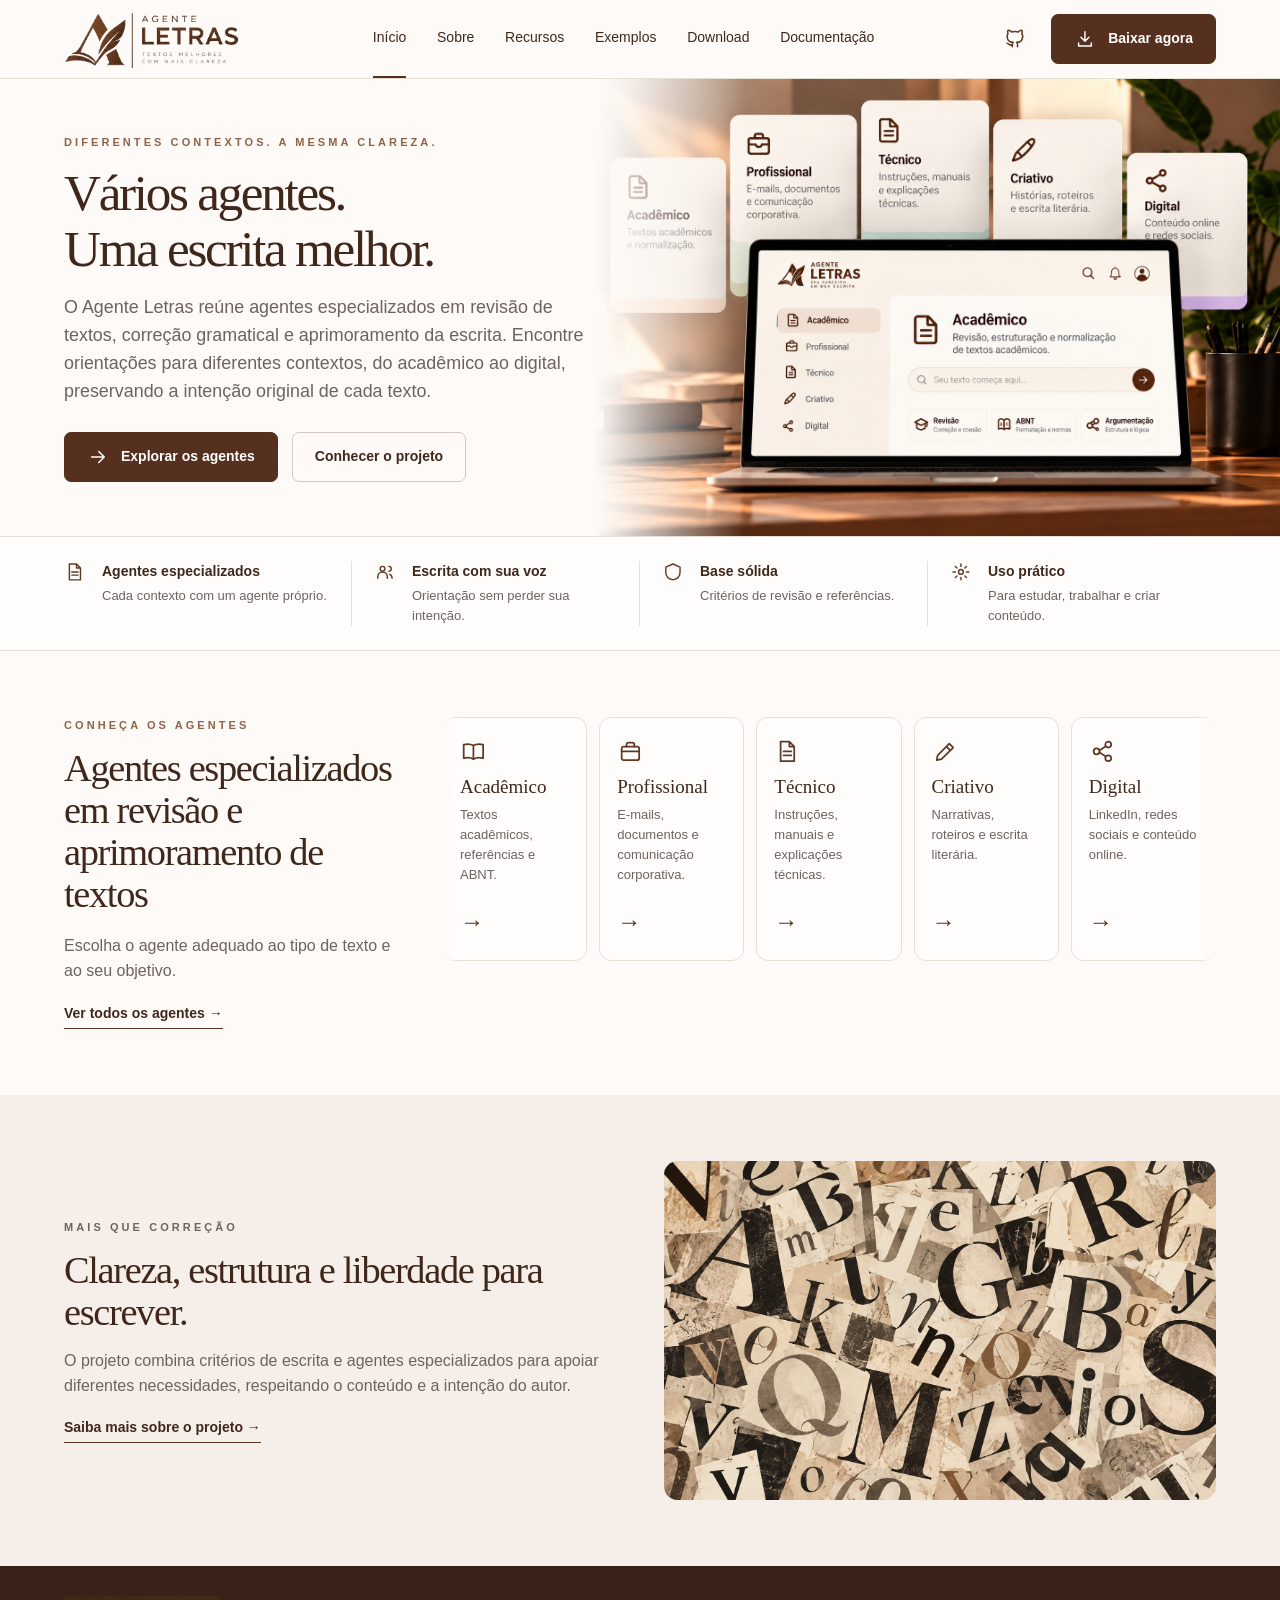
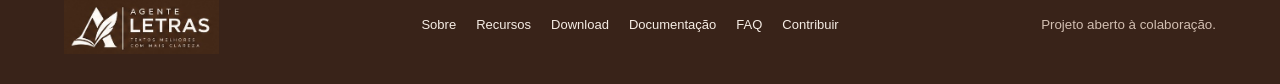
<file: index.html>
<!doctype html>
<html lang="pt-BR">
<head>
  <meta charset="UTF-8">
  <meta name="viewport" content="width=device-width, initial-scale=1">
  <meta http-equiv="refresh" content="0; url=./site/">
  <link rel="canonical" href="https://kevinoliveiraz.github.io/agente-letras/site/">
  <title>Agente Letras | Revisão e aprimoramento de textos</title>
  <script>
    window.location.replace("./site/" + window.location.search + window.location.hash);
  </script>
</head>
<body>
  <p><a href="./site/">Abrir o site do Agente Letras</a></p>
</body>
</html>
</file>
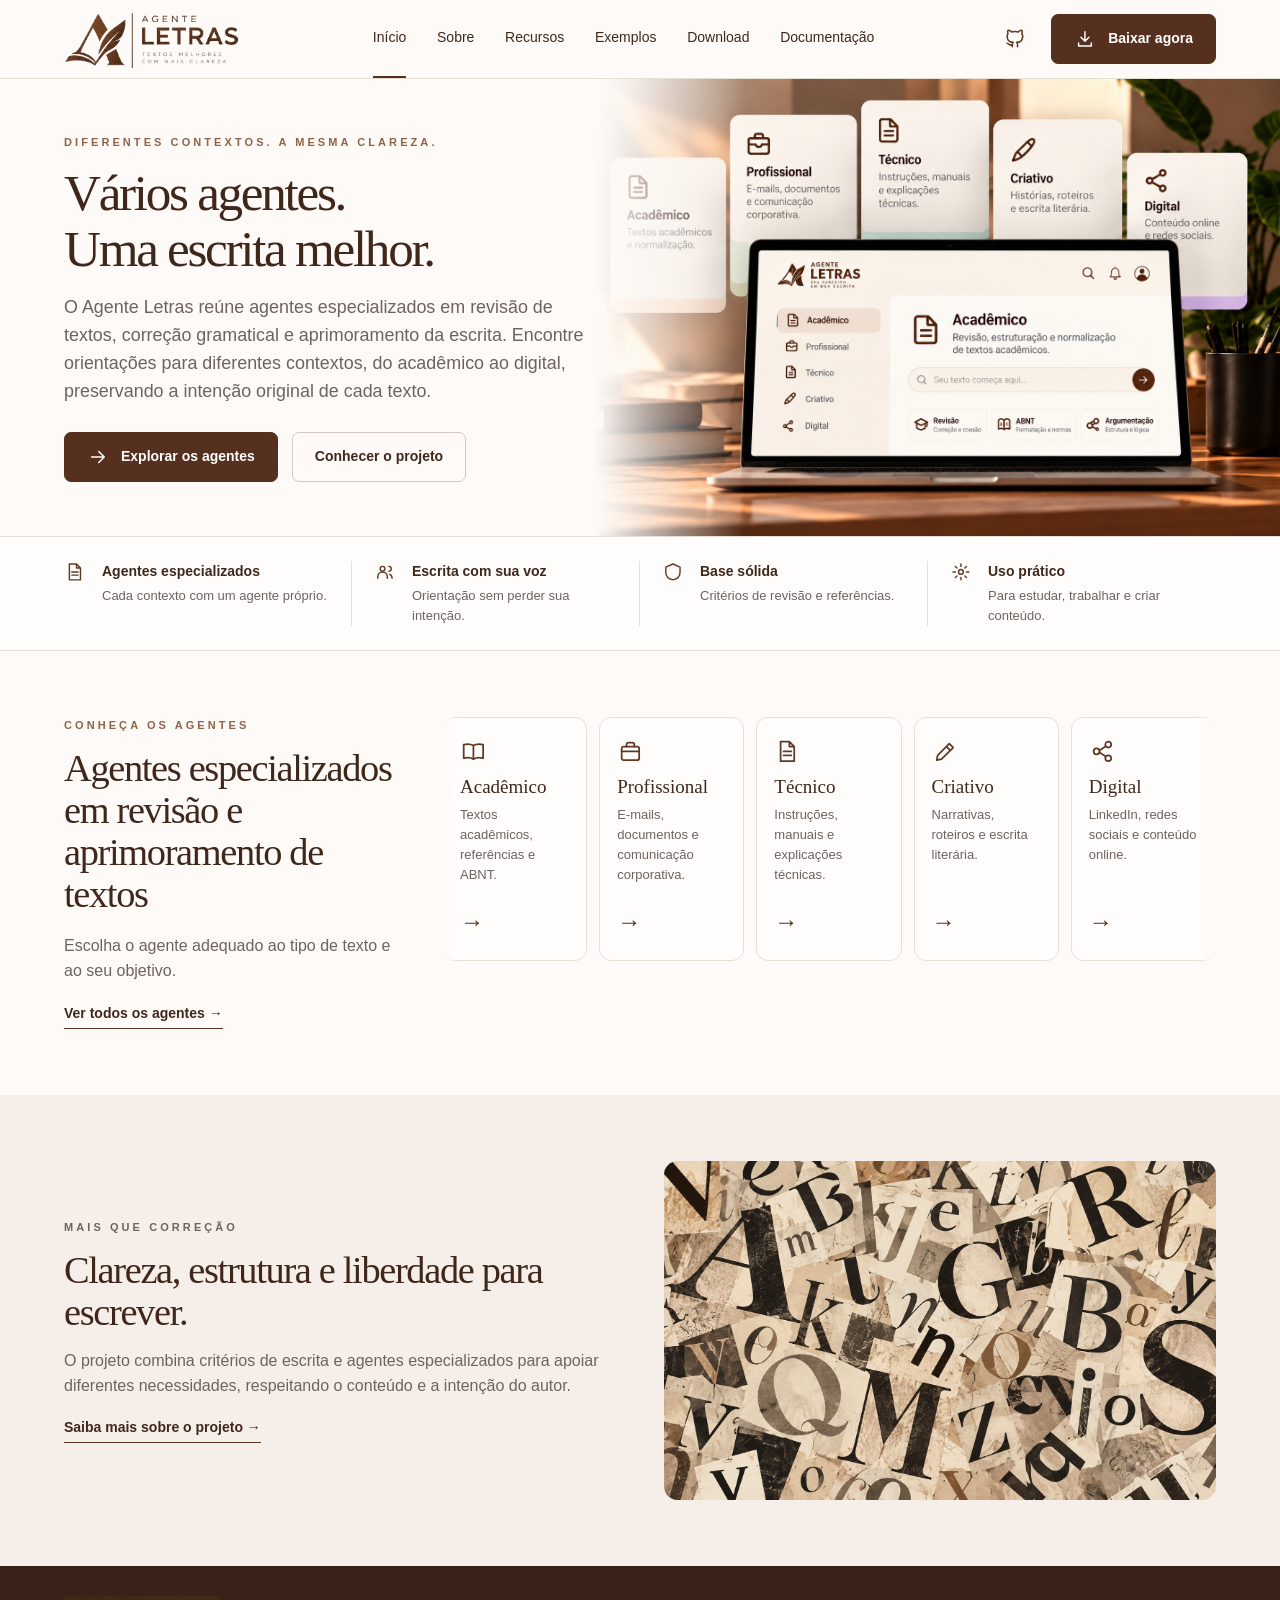
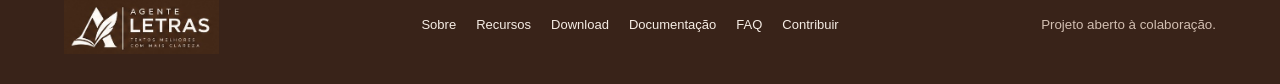
<file: site/index.html>
<!doctype html> <!-- Declara HTML5. -->
<html lang="pt-BR"> <!-- Define o idioma do documento. -->
<head> <!-- Início dos metadados. -->
<meta charset="UTF-8"> <!-- Suporta caracteres do português. -->
<meta name="viewport" content="width=device-width, initial-scale=1"> <!-- Adapta a telas pequenas. -->
<meta name="description" content="Conheça o Agente Letras: agentes especializados em revisão de textos, correção gramatical e aprimoramento da escrita, do acadêmico ao digital."> <!-- Descrição para buscadores. -->
<title>Agente Letras | Revisão e aprimoramento de textos</title> <!-- Título da aba. -->
<link rel="icon" href="assets/img/brand/logo-simbolo.png" type="image/png"> <!-- Ícone da aba. -->
<link rel="stylesheet" href="css/style.css"> <!-- Carrega estilos compartilhados. -->
<script defer src="js/main.js"></script> <!-- Carrega interações sem bloquear a página. -->
</head> <!-- Fecha metadados. -->
<body class="home-page"> <!-- Inicia o conteúdo. -->
<header class="site-header"> <!-- Cabeçalho fixo. -->
<div class="container header-inner"> <!-- Limita a largura do cabeçalho. -->
<a class="brand" href="index.html" aria-label="Agente Letras — início"><img src="assets/img/brand/logo-horizontal.png" alt="Agente Letras"></a> <!-- Logo PNG recortada do pack visual aprovado. -->
<nav class="main-nav" id="site-nav" aria-label="Navegação principal"><a href="index.html" class="active" aria-current="page">Início</a><a href="sobre.html" class="" >Sobre</a><a href="recursos.html" class="" >Recursos</a><a href="exemplos.html" class="" >Exemplos</a><a href="download.html" class="" >Download</a><a href="documentacao.html" class="" >Documentação</a></nav> <!-- Navegação desktop e mobile. -->
<div class="header-actions"><a class="github-link" href="https://github.com/" target="_blank" rel="noopener noreferrer" aria-label="Abrir GitHub (endereço provisório)"><img class="icon github-icon" src="assets/img/icon-github.svg" alt="" aria-hidden="true"></a><a class="btn btn-primary" href="download.html"><img class="icon icon-light" src="assets/img/icon-download.svg" alt="" aria-hidden="true">Baixar agora</a><button class="menu-toggle" data-menu aria-expanded="false" aria-controls="site-nav" aria-label="Abrir menu"><img class="icon" src="assets/img/icon-menu.svg" alt="" aria-hidden="true"></button></div> <!-- Ações do cabeçalho. -->
</div> <!-- Fecha a largura do cabeçalho. -->
</header> <!-- Fecha cabeçalho. -->
<main id="conteudo"> <!-- Conteúdo principal. -->
<section class="hero"><div class="container hero-inner"><div class="hero-copy"><p class="eyebrow">Diferentes contextos. A mesma clareza.</p><h1>Vários agentes.<br>Uma escrita melhor.</h1><p class="lead">O Agente Letras reúne agentes especializados em revisão de textos, correção gramatical e aprimoramento da escrita. Encontre orientações para diferentes contextos, do acadêmico ao digital, preservando a intenção original de cada texto.</p><div class="hero-actions"><a class="btn btn-primary" href="download.html"><img class="icon icon-light" src="assets/img/icon-arrow-right.svg" alt="" aria-hidden="true">Explorar os agentes</a><a class="btn btn-secondary" href="sobre.html">Conhecer o projeto</a></div></div><div class="hero-visual"><img class="hero-art" src="assets/img/hero-agentes.png" alt="Notebook com a interface do Agente Letras e cartões dos agentes Acadêmico, Profissional, Técnico, Criativo e Digital"></div></div></section> <!-- Seção de conteúdo. -->
<section class="feature-strip"><div class="container feature-grid"><div class="feature"><img class="icon" src="assets/img/icon-file-text.svg" alt="" aria-hidden="true"><div><strong>Agentes especializados</strong><p>Cada contexto com um agente próprio.</p></div></div><div class="feature"><img class="icon" src="assets/img/icon-users.svg" alt="" aria-hidden="true"><div><strong>Escrita com sua voz</strong><p>Orientação sem perder sua intenção.</p></div></div><div class="feature"><img class="icon" src="assets/img/icon-shield.svg" alt="" aria-hidden="true"><div><strong>Base sólida</strong><p>Critérios de revisão e referências.</p></div></div><div class="feature"><img class="icon" src="assets/img/icon-settings.svg" alt="" aria-hidden="true"><div><strong>Uso prático</strong><p>Para estudar, trabalhar e criar conteúdo.</p></div></div></div></section> <!-- Seção de conteúdo. -->
<section class="section"><div class="container catalog-layout"><div class="catalog-intro"><p class="eyebrow">Conheça os agentes</p><h2>Agentes especializados em revisão e aprimoramento de textos</h2><p>Escolha o agente adequado ao tipo de texto e ao seu objetivo.</p><a class="text-link" href="download.html#agentes">Ver todos os agentes →</a></div><div class="agent-carousel" data-agent-carousel><div class="agent-carousel-window"><div class="agent-grid"><article class="agent-card"><img class="icon" src="assets/img/icon-book-open.svg" alt="" aria-hidden="true"><h3>Acadêmico</h3><p>Textos acadêmicos, referências e ABNT.</p><a class="arrow" href="download.html#agentes" aria-label="Ver download do agente Acadêmico">→</a></article><article class="agent-card"><img class="icon" src="assets/img/icon-briefcase.svg" alt="" aria-hidden="true"><h3>Profissional</h3><p>E-mails, documentos e comunicação corporativa.</p><a class="arrow" href="download.html#agentes" aria-label="Ver download do agente Profissional">→</a></article><article class="agent-card"><img class="icon" src="assets/img/icon-file-text.svg" alt="" aria-hidden="true"><h3>Técnico</h3><p>Instruções, manuais e explicações técnicas.</p><a class="arrow" href="download.html#agentes" aria-label="Ver download do agente Técnico">→</a></article><article class="agent-card"><img class="icon" src="assets/img/icon-pen-tool.svg" alt="" aria-hidden="true"><h3>Criativo</h3><p>Narrativas, roteiros e escrita literária.</p><a class="arrow" href="download.html#agentes" aria-label="Ver download do agente Criativo">→</a></article><article class="agent-card"><img class="icon" src="assets/img/icon-share-2.svg" alt="" aria-hidden="true"><h3>Digital</h3><p>LinkedIn, redes sociais e conteúdo online.</p><a class="arrow" href="download.html#agentes" aria-label="Ver download do agente Digital">→</a></article></div></div></div></div></section> <!-- Seção de conteúdo. -->
<section class="section section-alt"><div class="container split-section"><div><p class="eyebrow">Mais que correção</p><h2>Clareza, estrutura e liberdade para escrever.</h2><p>O projeto combina critérios de escrita e agentes especializados para apoiar diferentes necessidades, respeitando o conteúdo e a intenção do autor.</p><a class="text-link" href="sobre.html">Saiba mais sobre o projeto →</a></div><div class="visual-panel"><img src="assets/img/colagem-letras.png" alt="Colagem de letras em papéis de tons bege e marrom"></div></div></section> <!-- Seção de conteúdo. -->
</main> <!-- Encerra o conteúdo principal. -->
<footer class="site-footer"> <!-- Rodapé compartilhado. -->
<div class="container footer-inner"> <!-- Conteúdo do rodapé. -->
<a href="index.html"><img src="assets/img/brand/logo-clara-fundo-marrom.png" alt="Agente Letras"></a> <!-- Marca em versão clara. -->
<nav aria-label="Links do rodapé"><a href="sobre.html">Sobre</a><a href="recursos.html">Recursos</a><a href="download.html">Download</a><a href="documentacao.html">Documentação</a><a href="faq.html">FAQ</a><a href="contribuir.html">Contribuir</a></nav> <!-- Links úteis. -->
<small>Projeto aberto à colaboração.</small> <!-- Informação institucional. -->
</div> <!-- Fecha rodapé. -->
</footer> <!-- Encerra rodapé. -->
</body> <!-- Fecha corpo. -->
</html> <!-- Fecha documento. -->
</file>
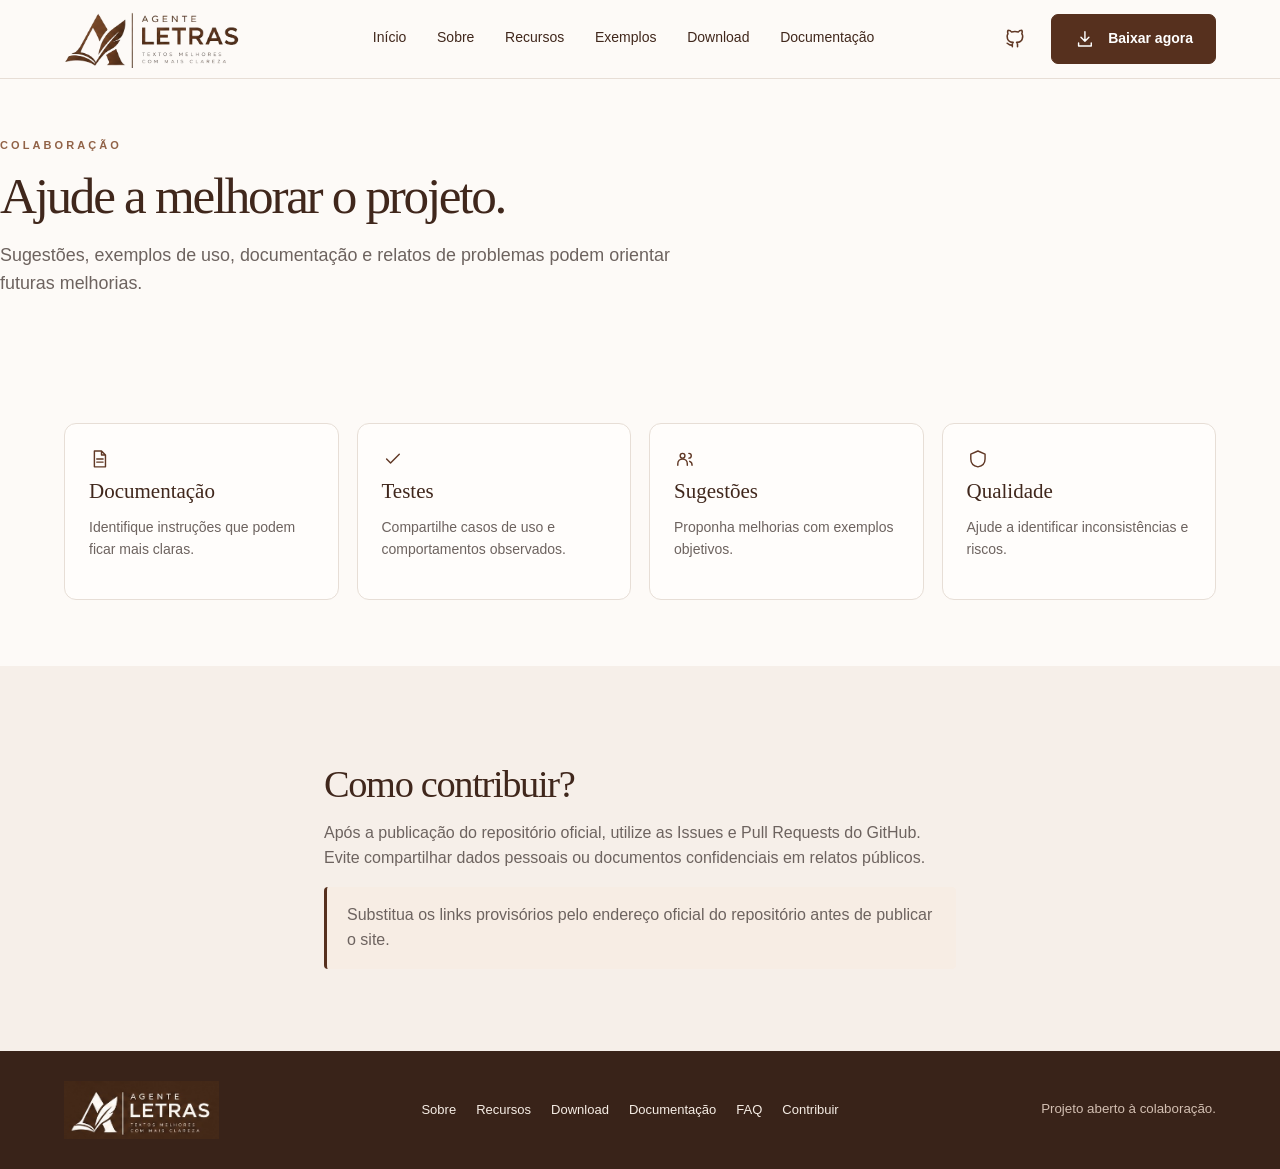
<file: site/contribuir.html>
<!doctype html> <!-- Declara HTML5. -->
<html lang="pt-BR"> <!-- Define o idioma do documento. -->
<head> <!-- Início dos metadados. -->
<meta charset="UTF-8"> <!-- Suporta caracteres do português. -->
<meta name="viewport" content="width=device-width, initial-scale=1"> <!-- Adapta a telas pequenas. -->
<meta name="description" content="Agente Letras: ecossistema de agentes especializados para apoiar a escrita em diferentes contextos."> <!-- Descrição para buscadores. -->
<title>Contribuir | Agente Letras</title> <!-- Título da aba. -->
<link rel="icon" href="assets/img/brand/logo-simbolo.png" type="image/png"> <!-- Ícone da aba. -->
<link rel="stylesheet" href="css/style.css?v=motion-1"> <!-- Carrega estilos compartilhados. -->
<script defer src="js/main.js?v=motion-1"></script> <!-- Carrega interações sem bloquear a página. -->
</head> <!-- Fecha metadados. -->
<body> <!-- Inicia o conteúdo. -->
<header class="site-header"> <!-- Cabeçalho fixo. -->
<div class="container header-inner"> <!-- Limita a largura do cabeçalho. -->
<a class="brand" href="index.html" aria-label="Agente Letras — início"><img src="assets/img/brand/logo-horizontal.png" alt="Agente Letras"></a> <!-- Logo PNG recortada do pack visual aprovado. -->
<nav class="main-nav" id="site-nav" aria-label="Navegação principal"><a href="index.html" class="" >Início</a><a href="sobre.html" class="" >Sobre</a><a href="recursos.html" class="" >Recursos</a><a href="exemplos.html" class="" >Exemplos</a><a href="download.html" class="" >Download</a><a href="documentacao.html" class="" >Documentação</a></nav> <!-- Navegação desktop e mobile. -->
<div class="header-actions"><a class="github-link" href="https://github.com/" target="_blank" rel="noopener noreferrer" aria-label="Abrir GitHub (endereço provisório)"><img class="icon github-icon" src="assets/img/icon-github.svg" alt="" aria-hidden="true"></a><a class="btn btn-primary" href="download.html"><img class="icon icon-light" src="assets/img/icon-download.svg" alt="" aria-hidden="true">Baixar agora</a><button class="menu-toggle" data-menu aria-expanded="false" aria-controls="site-nav" aria-label="Abrir menu"><img class="icon" src="assets/img/icon-menu.svg" alt="" aria-hidden="true"></button></div> <!-- Ações do cabeçalho. -->
</div> <!-- Fecha a largura do cabeçalho. -->
</header> <!-- Fecha cabeçalho. -->
<main id="conteudo"> <!-- Conteúdo principal. -->
<section class="page-intro container"><p class="eyebrow">Colaboração</p><h1>Ajude a melhorar o projeto.</h1><p class="lead">Sugestões, exemplos de uso, documentação e relatos de problemas podem orientar futuras melhorias.</p></section> <!-- Seção de conteúdo. -->
<section class="section"><div class="container values-grid"><article class="value-card"><img class="icon" src="assets/img/icon-file-text.svg" alt="" aria-hidden="true"><h3>Documentação</h3><p>Identifique instruções que podem ficar mais claras.</p></article><article class="value-card"><img class="icon" src="assets/img/icon-check.svg" alt="" aria-hidden="true"><h3>Testes</h3><p>Compartilhe casos de uso e comportamentos observados.</p></article><article class="value-card"><img class="icon" src="assets/img/icon-users.svg" alt="" aria-hidden="true"><h3>Sugestões</h3><p>Proponha melhorias com exemplos objetivos.</p></article><article class="value-card"><img class="icon" src="assets/img/icon-shield.svg" alt="" aria-hidden="true"><h3>Qualidade</h3><p>Ajude a identificar inconsistências e riscos.</p></article></div></section> <!-- Seção de conteúdo. -->
<section class="section section-alt"><div class="container prose"><h2>Como contribuir?</h2><p>Após a publicação do repositório oficial, utilize as Issues e Pull Requests do GitHub. Evite compartilhar dados pessoais ou documentos confidenciais em relatos públicos.</p><p class="notice">Substitua os links provisórios pelo endereço oficial do repositório antes de publicar o site.</p></div></section> <!-- Seção de conteúdo. -->
</main> <!-- Encerra o conteúdo principal. -->
<footer class="site-footer"> <!-- Rodapé compartilhado. -->
<div class="container footer-inner"> <!-- Conteúdo do rodapé. -->
<a href="index.html"><img src="assets/img/brand/logo-clara-fundo-marrom.png" alt="Agente Letras"></a> <!-- Marca em versão clara. -->
<nav aria-label="Links do rodapé"><a href="sobre.html">Sobre</a><a href="recursos.html">Recursos</a><a href="download.html">Download</a><a href="documentacao.html">Documentação</a><a href="faq.html">FAQ</a><a href="contribuir.html">Contribuir</a></nav> <!-- Links úteis. -->
<small>Projeto aberto à colaboração.</small> <!-- Informação institucional. -->
</div> <!-- Fecha rodapé. -->
</footer> <!-- Encerra rodapé. -->
</body> <!-- Fecha corpo. -->
</html> <!-- Fecha documento. -->
</file>
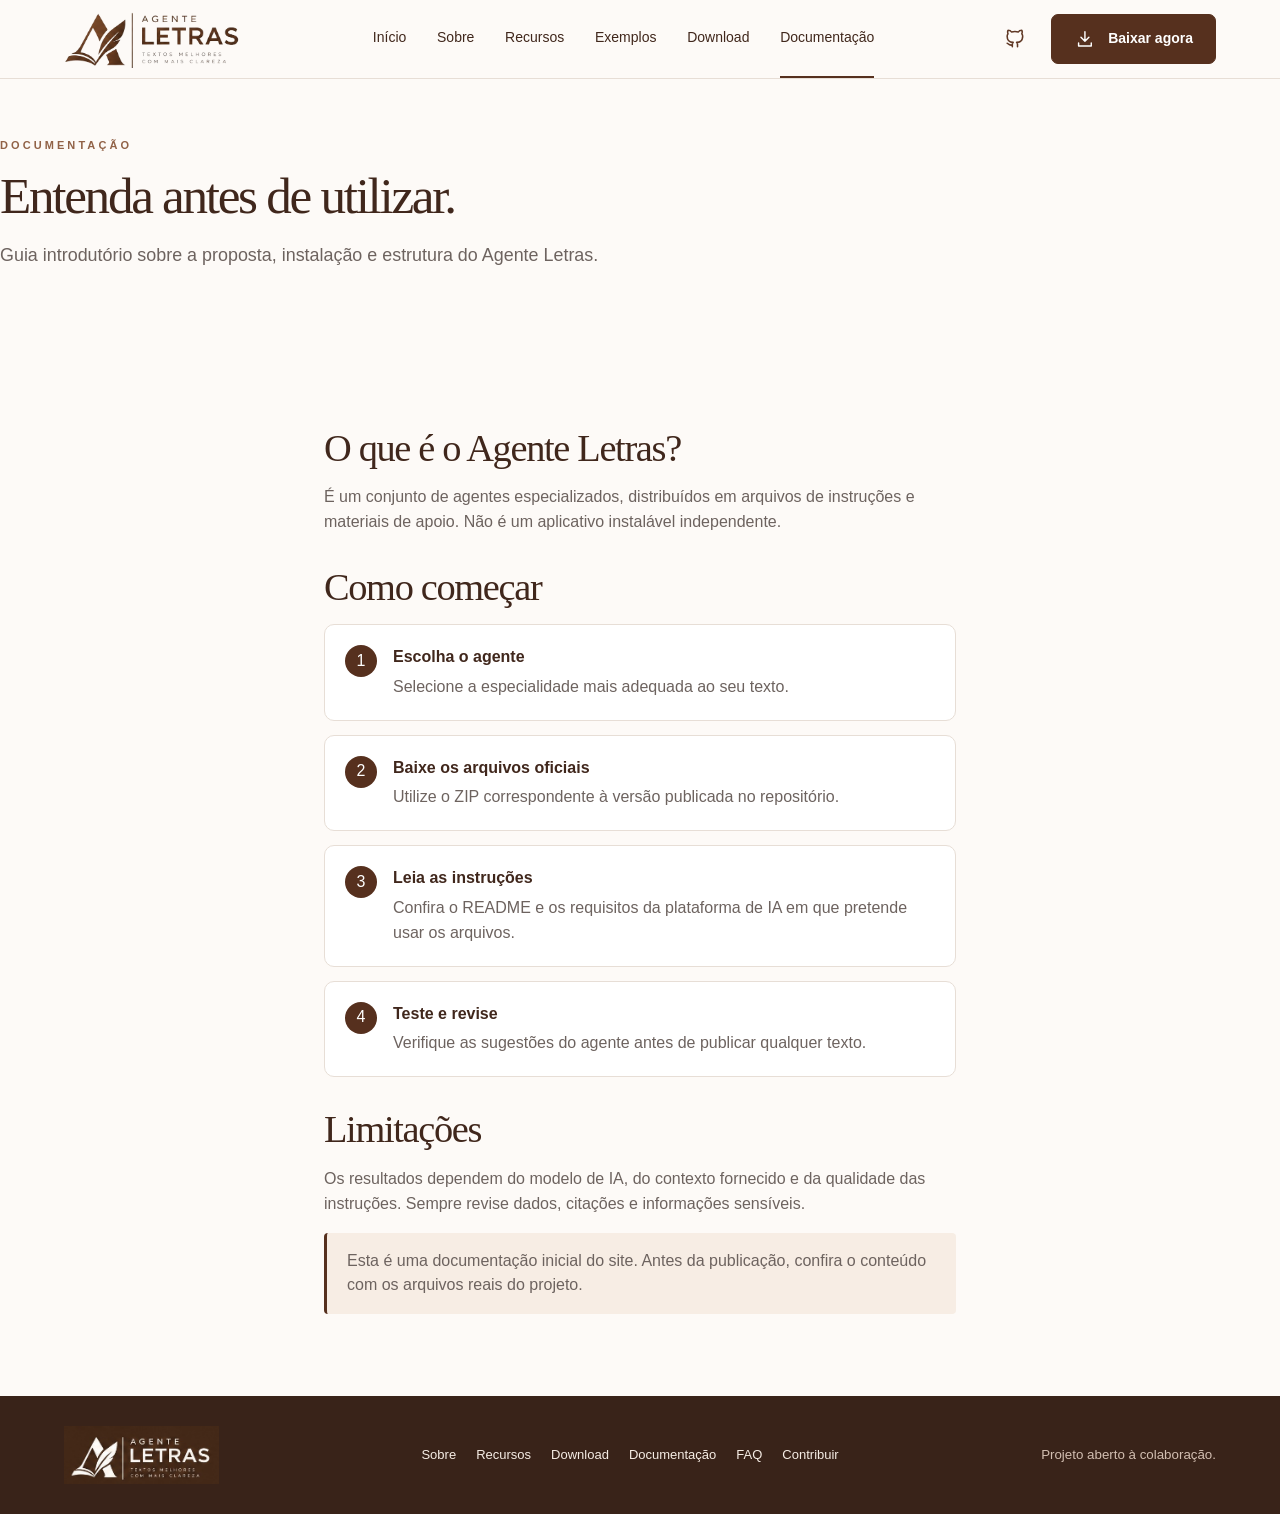
<file: site/documentacao.html>
<!doctype html> <!-- Declara HTML5. -->
<html lang="pt-BR"> <!-- Define o idioma do documento. -->
<head> <!-- Início dos metadados. -->
<meta charset="UTF-8"> <!-- Suporta caracteres do português. -->
<meta name="viewport" content="width=device-width, initial-scale=1"> <!-- Adapta a telas pequenas. -->
<meta name="description" content="Agente Letras: ecossistema de agentes especializados para apoiar a escrita em diferentes contextos."> <!-- Descrição para buscadores. -->
<title>Documentação | Agente Letras</title> <!-- Título da aba. -->
<link rel="icon" href="assets/img/brand/logo-simbolo.png" type="image/png"> <!-- Ícone da aba. -->
<link rel="stylesheet" href="css/style.css?v=motion-1"> <!-- Carrega estilos compartilhados. -->
<script defer src="js/main.js?v=motion-1"></script> <!-- Carrega interações sem bloquear a página. -->
</head> <!-- Fecha metadados. -->
<body> <!-- Inicia o conteúdo. -->
<header class="site-header"> <!-- Cabeçalho fixo. -->
<div class="container header-inner"> <!-- Limita a largura do cabeçalho. -->
<a class="brand" href="index.html" aria-label="Agente Letras — início"><img src="assets/img/brand/logo-horizontal.png" alt="Agente Letras"></a> <!-- Logo PNG recortada do pack visual aprovado. -->
<nav class="main-nav" id="site-nav" aria-label="Navegação principal"><a href="index.html" class="" >Início</a><a href="sobre.html" class="" >Sobre</a><a href="recursos.html" class="" >Recursos</a><a href="exemplos.html" class="" >Exemplos</a><a href="download.html" class="" >Download</a><a href="documentacao.html" class="active" aria-current="page">Documentação</a></nav> <!-- Navegação desktop e mobile. -->
<div class="header-actions"><a class="github-link" href="https://github.com/" target="_blank" rel="noopener noreferrer" aria-label="Abrir GitHub (endereço provisório)"><img class="icon github-icon" src="assets/img/icon-github.svg" alt="" aria-hidden="true"></a><a class="btn btn-primary" href="download.html"><img class="icon icon-light" src="assets/img/icon-download.svg" alt="" aria-hidden="true">Baixar agora</a><button class="menu-toggle" data-menu aria-expanded="false" aria-controls="site-nav" aria-label="Abrir menu"><img class="icon" src="assets/img/icon-menu.svg" alt="" aria-hidden="true"></button></div> <!-- Ações do cabeçalho. -->
</div> <!-- Fecha a largura do cabeçalho. -->
</header> <!-- Fecha cabeçalho. -->
<main id="conteudo"> <!-- Conteúdo principal. -->
<section class="page-intro container"><p class="eyebrow">Documentação</p><h1>Entenda antes de utilizar.</h1><p class="lead">Guia introdutório sobre a proposta, instalação e estrutura do Agente Letras.</p></section> <!-- Seção de conteúdo. -->
<section class="section"><div class="container prose"><h2>O que é o Agente Letras?</h2><p>É um conjunto de agentes especializados, distribuídos em arquivos de instruções e materiais de apoio. Não é um aplicativo instalável independente.</p><h2>Como começar</h2><div class="steps"><div class="step"><span class="step-number">1</span><div><strong>Escolha o agente</strong><p>Selecione a especialidade mais adequada ao seu texto.</p></div></div><div class="step"><span class="step-number">2</span><div><strong>Baixe os arquivos oficiais</strong><p>Utilize o ZIP correspondente à versão publicada no repositório.</p></div></div><div class="step"><span class="step-number">3</span><div><strong>Leia as instruções</strong><p>Confira o README e os requisitos da plataforma de IA em que pretende usar os arquivos.</p></div></div><div class="step"><span class="step-number">4</span><div><strong>Teste e revise</strong><p>Verifique as sugestões do agente antes de publicar qualquer texto.</p></div></div></div><h2>Limitações</h2><p>Os resultados dependem do modelo de IA, do contexto fornecido e da qualidade das instruções. Sempre revise dados, citações e informações sensíveis.</p><p class="notice">Esta é uma documentação inicial do site. Antes da publicação, confira o conteúdo com os arquivos reais do projeto.</p></div></section> <!-- Seção de conteúdo. -->
</main> <!-- Encerra o conteúdo principal. -->
<footer class="site-footer"> <!-- Rodapé compartilhado. -->
<div class="container footer-inner"> <!-- Conteúdo do rodapé. -->
<a href="index.html"><img src="assets/img/brand/logo-clara-fundo-marrom.png" alt="Agente Letras"></a> <!-- Marca em versão clara. -->
<nav aria-label="Links do rodapé"><a href="sobre.html">Sobre</a><a href="recursos.html">Recursos</a><a href="download.html">Download</a><a href="documentacao.html">Documentação</a><a href="faq.html">FAQ</a><a href="contribuir.html">Contribuir</a></nav> <!-- Links úteis. -->
<small>Projeto aberto à colaboração.</small> <!-- Informação institucional. -->
</div> <!-- Fecha rodapé. -->
</footer> <!-- Encerra rodapé. -->
</body> <!-- Fecha corpo. -->
</html> <!-- Fecha documento. -->
</file>
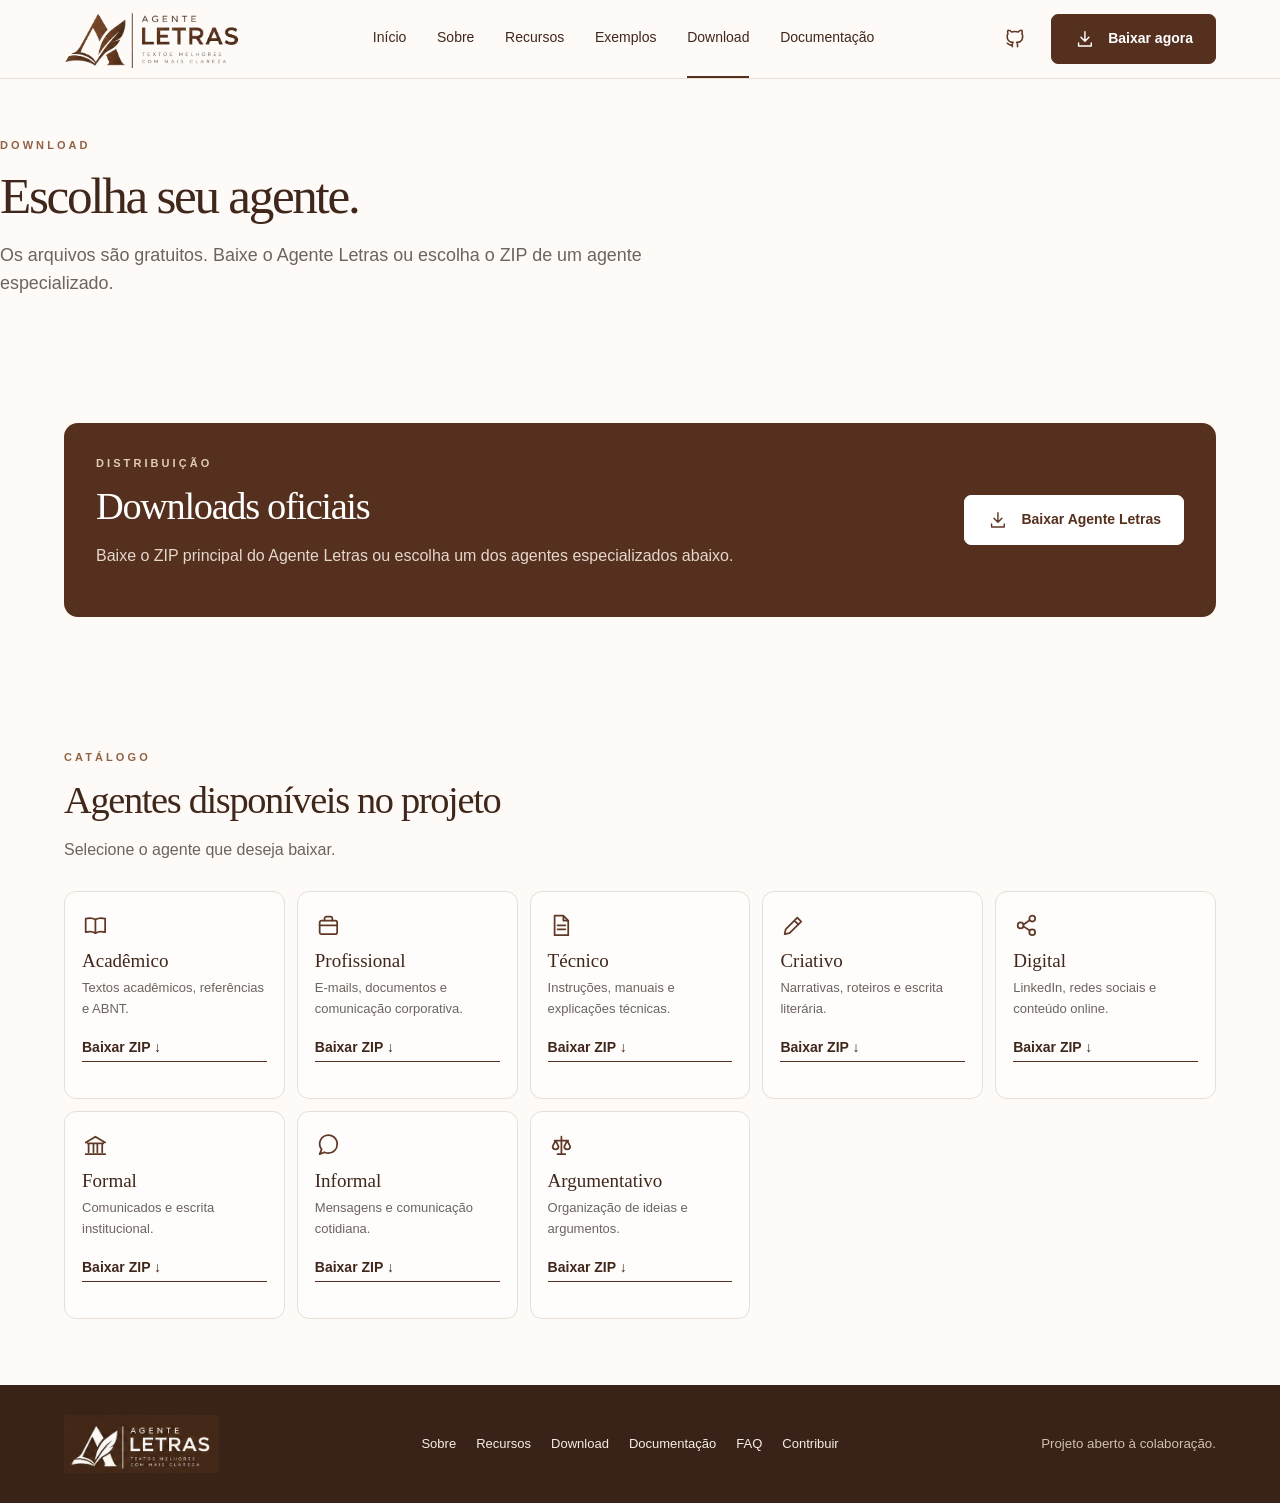
<file: site/download.html>
<!doctype html> <!-- Declara HTML5. -->
<html lang="pt-BR"> <!-- Define o idioma do documento. -->
<head> <!-- Início dos metadados. -->
<meta charset="UTF-8"> <!-- Suporta caracteres do português. -->
<meta name="viewport" content="width=device-width, initial-scale=1"> <!-- Adapta a telas pequenas. -->
<meta name="description" content="Agente Letras: ecossistema de agentes especializados para apoiar a escrita em diferentes contextos."> <!-- Descrição para buscadores. -->
<title>Download | Agente Letras</title> <!-- Título da aba. -->
<link rel="icon" href="assets/img/brand/logo-simbolo.png" type="image/png"> <!-- Ícone da aba. -->
<link rel="stylesheet" href="css/style.css?v=motion-1"> <!-- Carrega estilos compartilhados. -->
<script defer src="js/main.js?v=motion-1"></script> <!-- Carrega interações sem bloquear a página. -->
</head> <!-- Fecha metadados. -->
<body> <!-- Inicia o conteúdo. -->
<header class="site-header"> <!-- Cabeçalho fixo. -->
<div class="container header-inner"> <!-- Limita a largura do cabeçalho. -->
<a class="brand" href="index.html" aria-label="Agente Letras — início"><img src="assets/img/brand/logo-horizontal.png" alt="Agente Letras"></a> <!-- Logo PNG recortada do pack visual aprovado. -->
<nav class="main-nav" id="site-nav" aria-label="Navegação principal"><a href="index.html" class="" >Início</a><a href="sobre.html" class="" >Sobre</a><a href="recursos.html" class="" >Recursos</a><a href="exemplos.html" class="" >Exemplos</a><a href="download.html" class="active" aria-current="page">Download</a><a href="documentacao.html" class="" >Documentação</a></nav> <!-- Navegação desktop e mobile. -->
<div class="header-actions"><a class="github-link" href="https://github.com/kevinoliveiraz/agente-letras" target="_blank" rel="noopener noreferrer" aria-label="Abrir repositório do Agente Letras no GitHub"><img class="icon github-icon" src="assets/img/icon-github.svg" alt="" aria-hidden="true"></a><a class="btn btn-primary" href="download.html"><img class="icon icon-light" src="assets/img/icon-download.svg" alt="" aria-hidden="true">Baixar agora</a><button class="menu-toggle" data-menu aria-expanded="false" aria-controls="site-nav" aria-label="Abrir menu"><img class="icon" src="assets/img/icon-menu.svg" alt="" aria-hidden="true"></button></div> <!-- Ações do cabeçalho. -->
</div> <!-- Fecha a largura do cabeçalho. -->
</header> <!-- Fecha cabeçalho. -->
<main id="conteudo"> <!-- Conteúdo principal. -->
<section class="page-intro container"><p class="eyebrow">Download</p><h1>Escolha seu agente.</h1><p class="lead">Os arquivos são gratuitos. Baixe o Agente Letras ou escolha o ZIP de um agente especializado.</p></section> <!-- Seção de conteúdo. -->
<section class="section"><div class="container"><div class="download-box"><div><p class="eyebrow" style="color:#e2cbb9">Distribuição</p><h2>Downloads oficiais</h2><p>Baixe o ZIP principal do Agente Letras ou escolha um dos agentes especializados abaixo.</p></div><a class="btn btn-secondary" href="https://raw.githubusercontent.com/kevinoliveiraz/agente-letras/main/agente-letras.zip" download="agente-letras.zip"><img class="icon" src="assets/img/icon-download.svg" alt="" aria-hidden="true">Baixar Agente Letras</a></div></div></section> <!-- Seção de conteúdo. -->
<section class="section" id="agentes"><div class="container"><div class="section-head"><p class="eyebrow">Catálogo</p><h2>Agentes disponíveis no projeto</h2><p>Selecione o agente que deseja baixar.</p></div><div class="agent-grid"><article class="agent-card"><img class="icon" src="assets/img/icon-book-open.svg" alt="" aria-hidden="true"><h3>Acadêmico</h3><p>Textos acadêmicos, referências e ABNT.</p><a class="text-link" href="https://raw.githubusercontent.com/kevinoliveiraz/agente-letras/main/agente%20letras%20academico/agente-letras-academico.zip" download="agente-letras-academico.zip" aria-label="Baixar ZIP do agente Acadêmico">Baixar ZIP ↓</a></article><article class="agent-card"><img class="icon" src="assets/img/icon-briefcase.svg" alt="" aria-hidden="true"><h3>Profissional</h3><p>E-mails, documentos e comunicação corporativa.</p><a class="text-link" href="https://raw.githubusercontent.com/kevinoliveiraz/agente-letras/main/agente%20letras%20profissional/agente-letras-profissional.zip" download="agente-letras-profissional.zip" aria-label="Baixar ZIP do agente Profissional">Baixar ZIP ↓</a></article><article class="agent-card"><img class="icon" src="assets/img/icon-file-text.svg" alt="" aria-hidden="true"><h3>Técnico</h3><p>Instruções, manuais e explicações técnicas.</p><a class="text-link" href="https://raw.githubusercontent.com/kevinoliveiraz/agente-letras/main/agente%20letras%20tecnico/agente-letras-tecnico.zip" download="agente-letras-tecnico.zip" aria-label="Baixar ZIP do agente Técnico">Baixar ZIP ↓</a></article><article class="agent-card"><img class="icon" src="assets/img/icon-pen-tool.svg" alt="" aria-hidden="true"><h3>Criativo</h3><p>Narrativas, roteiros e escrita literária.</p><a class="text-link" href="https://raw.githubusercontent.com/kevinoliveiraz/agente-letras/main/agente%20letras%20criativo/agente-letras-criativo.zip" download="agente-letras-criativo.zip" aria-label="Baixar ZIP do agente Criativo">Baixar ZIP ↓</a></article><article class="agent-card"><img class="icon" src="assets/img/icon-share-2.svg" alt="" aria-hidden="true"><h3>Digital</h3><p>LinkedIn, redes sociais e conteúdo online.</p><a class="text-link" href="https://raw.githubusercontent.com/kevinoliveiraz/agente-letras/main/agente%20letras%20digital/agente-letras-digital.zip" download="agente-letras-digital.zip" aria-label="Baixar ZIP do agente Digital">Baixar ZIP ↓</a></article><article class="agent-card"><img class="icon" src="assets/img/icon-landmark.svg" alt="" aria-hidden="true"><h3>Formal</h3><p>Comunicados e escrita institucional.</p><a class="text-link" href="https://raw.githubusercontent.com/kevinoliveiraz/agente-letras/main/agente%20letras%20formal/agente-letras-formal.zip" download="agente-letras-formal.zip" aria-label="Baixar ZIP do agente Formal">Baixar ZIP ↓</a></article><article class="agent-card"><img class="icon" src="assets/img/icon-message-circle.svg" alt="" aria-hidden="true"><h3>Informal</h3><p>Mensagens e comunicação cotidiana.</p><a class="text-link" href="https://raw.githubusercontent.com/kevinoliveiraz/agente-letras/main/agente%20letras%20informal/agente-letras-informal.zip" download="agente-letras-informal.zip" aria-label="Baixar ZIP do agente Informal">Baixar ZIP ↓</a></article><article class="agent-card"><img class="icon" src="assets/img/icon-scale.svg" alt="" aria-hidden="true"><h3>Argumentativo</h3><p>Organização de ideias e argumentos.</p><a class="text-link" href="https://raw.githubusercontent.com/kevinoliveiraz/agente-letras/main/agente%20letras%20argumentativo/agente-letras-argumentativo.zip" download="agente-letras-argumentativo.zip" aria-label="Baixar ZIP do agente Argumentativo">Baixar ZIP ↓</a></article></div></div></section> <!-- Seção de conteúdo. -->
</main> <!-- Encerra o conteúdo principal. -->
<footer class="site-footer"> <!-- Rodapé compartilhado. -->
<div class="container footer-inner"> <!-- Conteúdo do rodapé. -->
<a href="index.html"><img src="assets/img/brand/logo-clara-fundo-marrom.png" alt="Agente Letras"></a> <!-- Marca em versão clara. -->
<nav aria-label="Links do rodapé"><a href="sobre.html">Sobre</a><a href="recursos.html">Recursos</a><a href="download.html">Download</a><a href="documentacao.html">Documentação</a><a href="faq.html">FAQ</a><a href="contribuir.html">Contribuir</a></nav> <!-- Links úteis. -->
<small>Projeto aberto à colaboração.</small> <!-- Informação institucional. -->
</div> <!-- Fecha rodapé. -->
</footer> <!-- Encerra rodapé. -->
</body> <!-- Fecha corpo. -->
</html> <!-- Fecha documento. -->
</file>
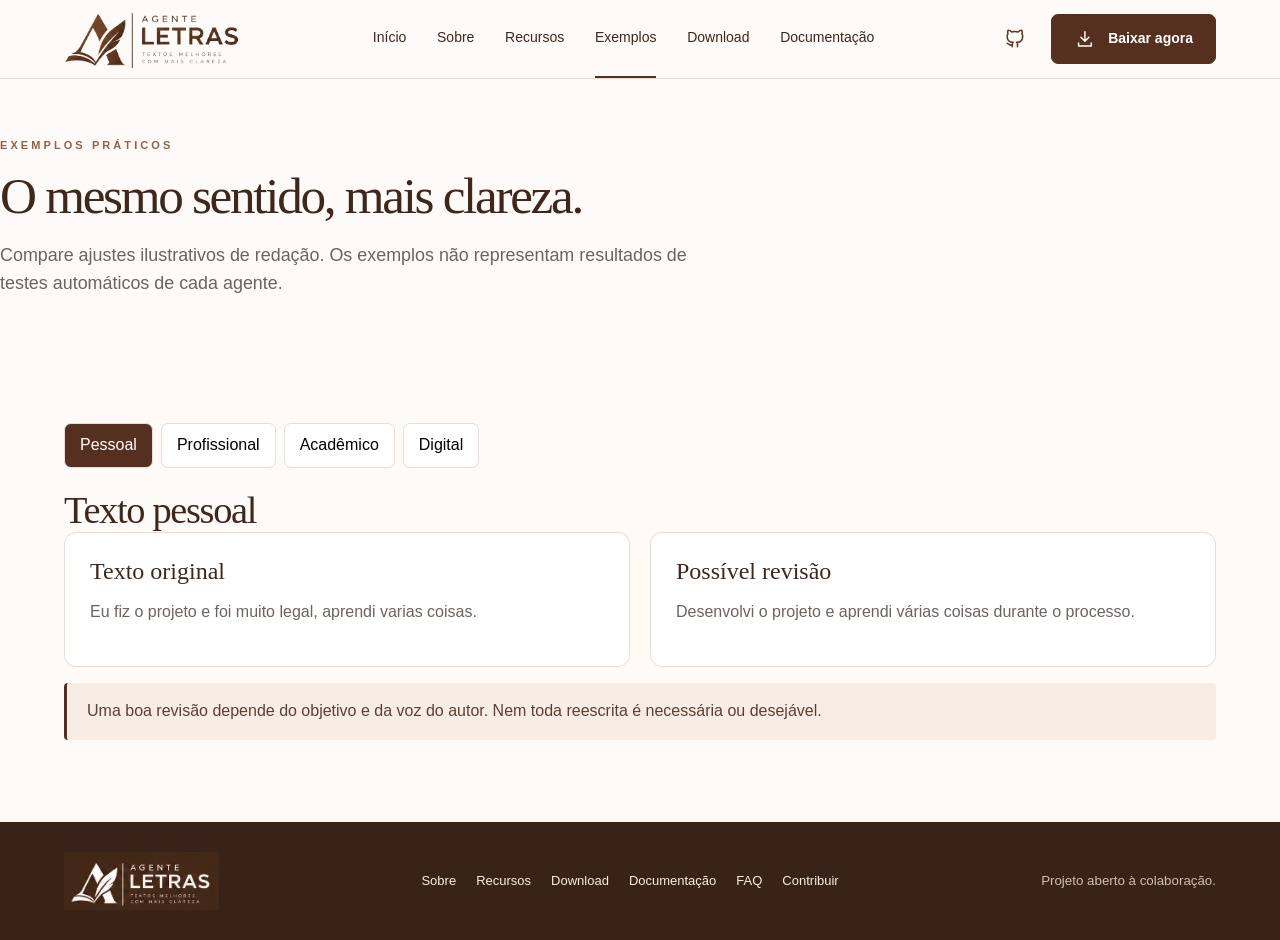
<file: site/exemplos.html>
<!doctype html> <!-- Declara HTML5. -->
<html lang="pt-BR"> <!-- Define o idioma do documento. -->
<head> <!-- Início dos metadados. -->
<meta charset="UTF-8"> <!-- Suporta caracteres do português. -->
<meta name="viewport" content="width=device-width, initial-scale=1"> <!-- Adapta a telas pequenas. -->
<meta name="description" content="Agente Letras: ecossistema de agentes especializados para apoiar a escrita em diferentes contextos."> <!-- Descrição para buscadores. -->
<title>Exemplos | Agente Letras</title> <!-- Título da aba. -->
<link rel="icon" href="assets/img/brand/logo-simbolo.png" type="image/png"> <!-- Ícone da aba. -->
<link rel="stylesheet" href="css/style.css?v=motion-1"> <!-- Carrega estilos compartilhados. -->
<script defer src="js/main.js?v=motion-1"></script> <!-- Carrega interações sem bloquear a página. -->
</head> <!-- Fecha metadados. -->
<body> <!-- Inicia o conteúdo. -->
<header class="site-header"> <!-- Cabeçalho fixo. -->
<div class="container header-inner"> <!-- Limita a largura do cabeçalho. -->
<a class="brand" href="index.html" aria-label="Agente Letras — início"><img src="assets/img/brand/logo-horizontal.png" alt="Agente Letras"></a> <!-- Logo PNG recortada do pack visual aprovado. -->
<nav class="main-nav" id="site-nav" aria-label="Navegação principal"><a href="index.html" class="" >Início</a><a href="sobre.html" class="" >Sobre</a><a href="recursos.html" class="" >Recursos</a><a href="exemplos.html" class="active" aria-current="page">Exemplos</a><a href="download.html" class="" >Download</a><a href="documentacao.html" class="" >Documentação</a></nav> <!-- Navegação desktop e mobile. -->
<div class="header-actions"><a class="github-link" href="https://github.com/" target="_blank" rel="noopener noreferrer" aria-label="Abrir GitHub (endereço provisório)"><img class="icon github-icon" src="assets/img/icon-github.svg" alt="" aria-hidden="true"></a><a class="btn btn-primary" href="download.html"><img class="icon icon-light" src="assets/img/icon-download.svg" alt="" aria-hidden="true">Baixar agora</a><button class="menu-toggle" data-menu aria-expanded="false" aria-controls="site-nav" aria-label="Abrir menu"><img class="icon" src="assets/img/icon-menu.svg" alt="" aria-hidden="true"></button></div> <!-- Ações do cabeçalho. -->
</div> <!-- Fecha a largura do cabeçalho. -->
</header> <!-- Fecha cabeçalho. -->
<main id="conteudo"> <!-- Conteúdo principal. -->
<section class="page-intro container"><p class="eyebrow">Exemplos práticos</p><h1>O mesmo sentido, mais clareza.</h1><p class="lead">Compare ajustes ilustrativos de redação. Os exemplos não representam resultados de testes automáticos de cada agente.</p></section> <!-- Seção de conteúdo. -->
<section class="section"><div class="container"><div class="tabs" role="tablist" aria-label="Categorias de exemplos"><button class="tab" data-tab="pessoal" aria-selected="true" role="tab">Pessoal</button><button class="tab" data-tab="profissional" aria-selected="false" role="tab">Profissional</button><button class="tab" data-tab="academico" aria-selected="false" role="tab">Acadêmico</button><button class="tab" data-tab="digital" aria-selected="false" role="tab">Digital</button></div><h2 data-example-title>Texto pessoal</h2><div class="compare"><article><h3>Texto original</h3><p data-before>Eu fiz o projeto e foi muito legal, aprendi varias coisas.</p></article><article><h3>Possível revisão</h3><p data-after>Desenvolvi o projeto e aprendi várias coisas durante o processo.</p></article></div><p class="notice">Uma boa revisão depende do objetivo e da voz do autor. Nem toda reescrita é necessária ou desejável.</p></div></section> <!-- Seção de conteúdo. -->
</main> <!-- Encerra o conteúdo principal. -->
<footer class="site-footer"> <!-- Rodapé compartilhado. -->
<div class="container footer-inner"> <!-- Conteúdo do rodapé. -->
<a href="index.html"><img src="assets/img/brand/logo-clara-fundo-marrom.png" alt="Agente Letras"></a> <!-- Marca em versão clara. -->
<nav aria-label="Links do rodapé"><a href="sobre.html">Sobre</a><a href="recursos.html">Recursos</a><a href="download.html">Download</a><a href="documentacao.html">Documentação</a><a href="faq.html">FAQ</a><a href="contribuir.html">Contribuir</a></nav> <!-- Links úteis. -->
<small>Projeto aberto à colaboração.</small> <!-- Informação institucional. -->
</div> <!-- Fecha rodapé. -->
</footer> <!-- Encerra rodapé. -->
</body> <!-- Fecha corpo. -->
</html> <!-- Fecha documento. -->
</file>
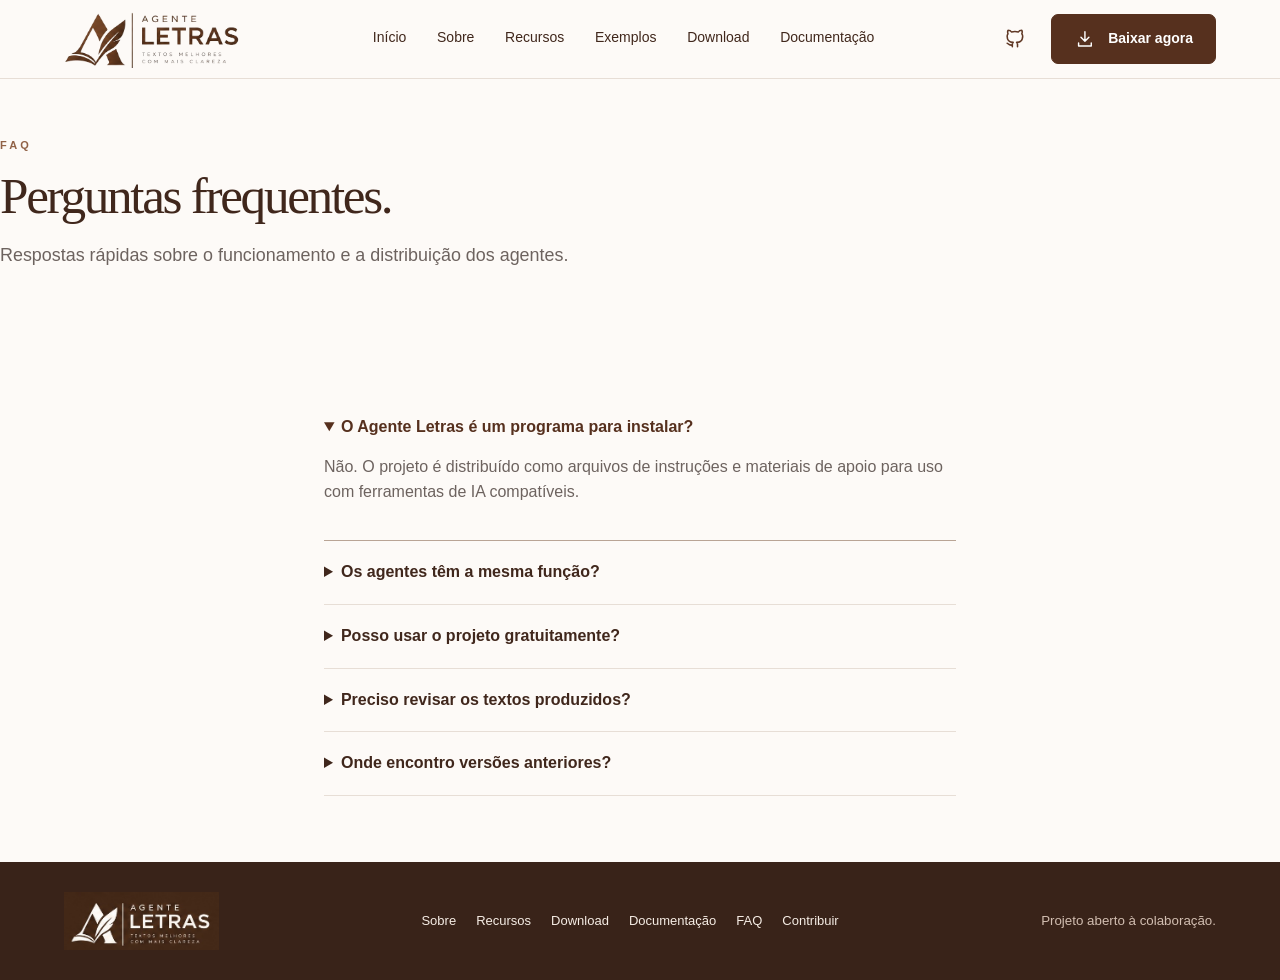
<file: site/faq.html>
<!doctype html> <!-- Declara HTML5. -->
<html lang="pt-BR"> <!-- Define o idioma do documento. -->
<head> <!-- Início dos metadados. -->
<meta charset="UTF-8"> <!-- Suporta caracteres do português. -->
<meta name="viewport" content="width=device-width, initial-scale=1"> <!-- Adapta a telas pequenas. -->
<meta name="description" content="Agente Letras: ecossistema de agentes especializados para apoiar a escrita em diferentes contextos."> <!-- Descrição para buscadores. -->
<title>Perguntas frequentes | Agente Letras</title> <!-- Título da aba. -->
<link rel="icon" href="assets/img/brand/logo-simbolo.png" type="image/png"> <!-- Ícone da aba. -->
<link rel="stylesheet" href="css/style.css?v=motion-1"> <!-- Carrega estilos compartilhados. -->
<script defer src="js/main.js?v=motion-1"></script> <!-- Carrega interações sem bloquear a página. -->
</head> <!-- Fecha metadados. -->
<body> <!-- Inicia o conteúdo. -->
<header class="site-header"> <!-- Cabeçalho fixo. -->
<div class="container header-inner"> <!-- Limita a largura do cabeçalho. -->
<a class="brand" href="index.html" aria-label="Agente Letras — início"><img src="assets/img/brand/logo-horizontal.png" alt="Agente Letras"></a> <!-- Logo PNG recortada do pack visual aprovado. -->
<nav class="main-nav" id="site-nav" aria-label="Navegação principal"><a href="index.html" class="" >Início</a><a href="sobre.html" class="" >Sobre</a><a href="recursos.html" class="" >Recursos</a><a href="exemplos.html" class="" >Exemplos</a><a href="download.html" class="" >Download</a><a href="documentacao.html" class="" >Documentação</a></nav> <!-- Navegação desktop e mobile. -->
<div class="header-actions"><a class="github-link" href="https://github.com/" target="_blank" rel="noopener noreferrer" aria-label="Abrir GitHub (endereço provisório)"><img class="icon github-icon" src="assets/img/icon-github.svg" alt="" aria-hidden="true"></a><a class="btn btn-primary" href="download.html"><img class="icon icon-light" src="assets/img/icon-download.svg" alt="" aria-hidden="true">Baixar agora</a><button class="menu-toggle" data-menu aria-expanded="false" aria-controls="site-nav" aria-label="Abrir menu"><img class="icon" src="assets/img/icon-menu.svg" alt="" aria-hidden="true"></button></div> <!-- Ações do cabeçalho. -->
</div> <!-- Fecha a largura do cabeçalho. -->
</header> <!-- Fecha cabeçalho. -->
<main id="conteudo"> <!-- Conteúdo principal. -->
<section class="page-intro container"><p class="eyebrow">FAQ</p><h1>Perguntas frequentes.</h1><p class="lead">Respostas rápidas sobre o funcionamento e a distribuição dos agentes.</p></section> <!-- Seção de conteúdo. -->
<section class="section"><div class="container prose faq"><details open><summary>O Agente Letras é um programa para instalar?</summary><p>Não. O projeto é distribuído como arquivos de instruções e materiais de apoio para uso com ferramentas de IA compatíveis.</p></details><details><summary>Os agentes têm a mesma função?</summary><p>Não. Cada agente é direcionado a uma finalidade de escrita diferente.</p></details><details><summary>Posso usar o projeto gratuitamente?</summary><p>A proposta é disponibilizá-lo gratuitamente. Consulte a licença efetivamente publicada no repositório para conhecer as condições de uso.</p></details><details><summary>Preciso revisar os textos produzidos?</summary><p>Sim. As respostas de IA podem conter erros, omissões ou alterações de sentido.</p></details><details><summary>Onde encontro versões anteriores?</summary><p>Após a publicação, elas poderão ser disponibilizadas na área GitHub Releases.</p></details></div></section> <!-- Seção de conteúdo. -->
</main> <!-- Encerra o conteúdo principal. -->
<footer class="site-footer"> <!-- Rodapé compartilhado. -->
<div class="container footer-inner"> <!-- Conteúdo do rodapé. -->
<a href="index.html"><img src="assets/img/brand/logo-clara-fundo-marrom.png" alt="Agente Letras"></a> <!-- Marca em versão clara. -->
<nav aria-label="Links do rodapé"><a href="sobre.html">Sobre</a><a href="recursos.html">Recursos</a><a href="download.html">Download</a><a href="documentacao.html">Documentação</a><a href="faq.html">FAQ</a><a href="contribuir.html">Contribuir</a></nav> <!-- Links úteis. -->
<small>Projeto aberto à colaboração.</small> <!-- Informação institucional. -->
</div> <!-- Fecha rodapé. -->
</footer> <!-- Encerra rodapé. -->
</body> <!-- Fecha corpo. -->
</html> <!-- Fecha documento. -->
</file>
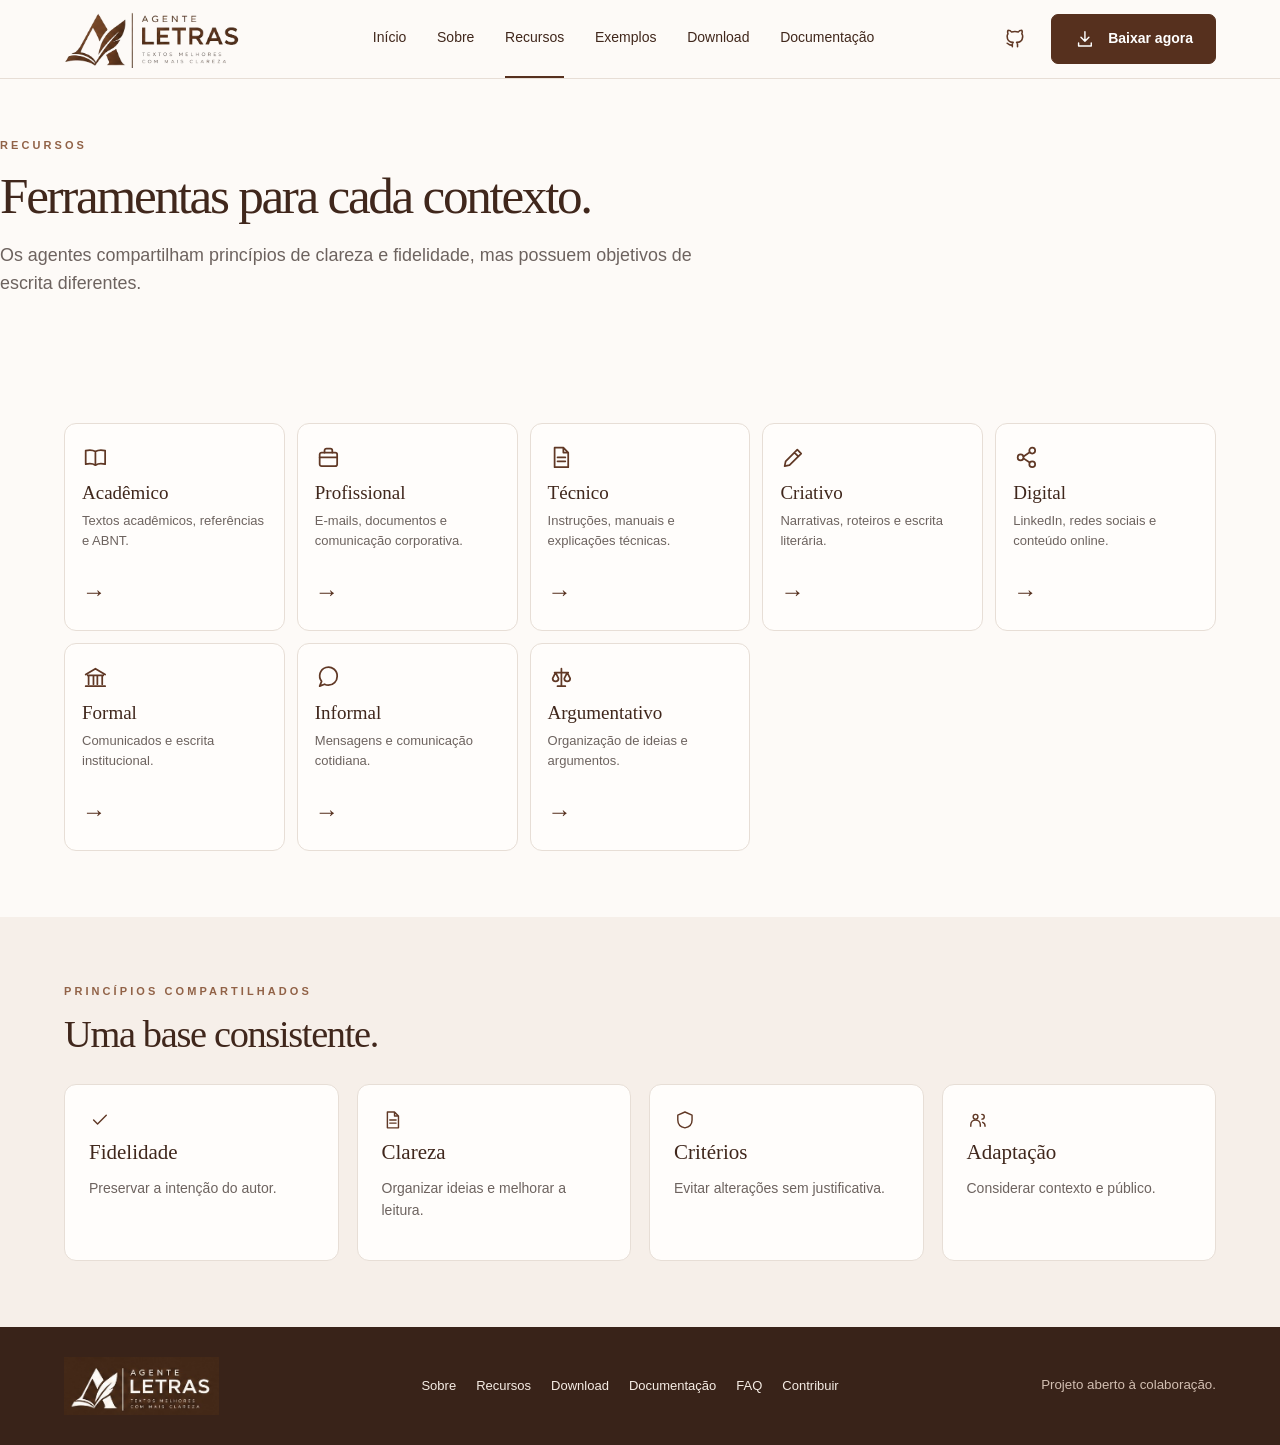
<file: site/recursos.html>
<!doctype html> <!-- Declara HTML5. -->
<html lang="pt-BR"> <!-- Define o idioma do documento. -->
<head> <!-- Início dos metadados. -->
<meta charset="UTF-8"> <!-- Suporta caracteres do português. -->
<meta name="viewport" content="width=device-width, initial-scale=1"> <!-- Adapta a telas pequenas. -->
<meta name="description" content="Agente Letras: ecossistema de agentes especializados para apoiar a escrita em diferentes contextos."> <!-- Descrição para buscadores. -->
<title>Recursos | Agente Letras</title> <!-- Título da aba. -->
<link rel="icon" href="assets/img/brand/logo-simbolo.png" type="image/png"> <!-- Ícone da aba. -->
<link rel="stylesheet" href="css/style.css?v=motion-1"> <!-- Carrega estilos compartilhados. -->
<script defer src="js/main.js?v=motion-1"></script> <!-- Carrega interações sem bloquear a página. -->
</head> <!-- Fecha metadados. -->
<body> <!-- Inicia o conteúdo. -->
<header class="site-header"> <!-- Cabeçalho fixo. -->
<div class="container header-inner"> <!-- Limita a largura do cabeçalho. -->
<a class="brand" href="index.html" aria-label="Agente Letras — início"><img src="assets/img/brand/logo-horizontal.png" alt="Agente Letras"></a> <!-- Logo PNG recortada do pack visual aprovado. -->
<nav class="main-nav" id="site-nav" aria-label="Navegação principal"><a href="index.html" class="" >Início</a><a href="sobre.html" class="" >Sobre</a><a href="recursos.html" class="active" aria-current="page">Recursos</a><a href="exemplos.html" class="" >Exemplos</a><a href="download.html" class="" >Download</a><a href="documentacao.html" class="" >Documentação</a></nav> <!-- Navegação desktop e mobile. -->
<div class="header-actions"><a class="github-link" href="https://github.com/" target="_blank" rel="noopener noreferrer" aria-label="Abrir GitHub (endereço provisório)"><img class="icon github-icon" src="assets/img/icon-github.svg" alt="" aria-hidden="true"></a><a class="btn btn-primary" href="download.html"><img class="icon icon-light" src="assets/img/icon-download.svg" alt="" aria-hidden="true">Baixar agora</a><button class="menu-toggle" data-menu aria-expanded="false" aria-controls="site-nav" aria-label="Abrir menu"><img class="icon" src="assets/img/icon-menu.svg" alt="" aria-hidden="true"></button></div> <!-- Ações do cabeçalho. -->
</div> <!-- Fecha a largura do cabeçalho. -->
</header> <!-- Fecha cabeçalho. -->
<main id="conteudo"> <!-- Conteúdo principal. -->
<section class="page-intro container"><p class="eyebrow">Recursos</p><h1>Ferramentas para cada contexto.</h1><p class="lead">Os agentes compartilham princípios de clareza e fidelidade, mas possuem objetivos de escrita diferentes.</p></section> <!-- Seção de conteúdo. -->
<section class="section"><div class="container"><div class="agent-grid"><article class="agent-card"><img class="icon" src="assets/img/icon-book-open.svg" alt="" aria-hidden="true"><h3>Acadêmico</h3><p>Textos acadêmicos, referências e ABNT.</p><a class="arrow" href="download.html#agentes" aria-label="Ver download do agente Acadêmico">→</a></article><article class="agent-card"><img class="icon" src="assets/img/icon-briefcase.svg" alt="" aria-hidden="true"><h3>Profissional</h3><p>E-mails, documentos e comunicação corporativa.</p><a class="arrow" href="download.html#agentes" aria-label="Ver download do agente Profissional">→</a></article><article class="agent-card"><img class="icon" src="assets/img/icon-file-text.svg" alt="" aria-hidden="true"><h3>Técnico</h3><p>Instruções, manuais e explicações técnicas.</p><a class="arrow" href="download.html#agentes" aria-label="Ver download do agente Técnico">→</a></article><article class="agent-card"><img class="icon" src="assets/img/icon-pen-tool.svg" alt="" aria-hidden="true"><h3>Criativo</h3><p>Narrativas, roteiros e escrita literária.</p><a class="arrow" href="download.html#agentes" aria-label="Ver download do agente Criativo">→</a></article><article class="agent-card"><img class="icon" src="assets/img/icon-share-2.svg" alt="" aria-hidden="true"><h3>Digital</h3><p>LinkedIn, redes sociais e conteúdo online.</p><a class="arrow" href="download.html#agentes" aria-label="Ver download do agente Digital">→</a></article><article class="agent-card"><img class="icon" src="assets/img/icon-landmark.svg" alt="" aria-hidden="true"><h3>Formal</h3><p>Comunicados e escrita institucional.</p><a class="arrow" href="download.html#agentes" aria-label="Ver download do agente Formal">→</a></article><article class="agent-card"><img class="icon" src="assets/img/icon-message-circle.svg" alt="" aria-hidden="true"><h3>Informal</h3><p>Mensagens e comunicação cotidiana.</p><a class="arrow" href="download.html#agentes" aria-label="Ver download do agente Informal">→</a></article><article class="agent-card"><img class="icon" src="assets/img/icon-scale.svg" alt="" aria-hidden="true"><h3>Argumentativo</h3><p>Organização de ideias e argumentos.</p><a class="arrow" href="download.html#agentes" aria-label="Ver download do agente Argumentativo">→</a></article></div></div></section> <!-- Seção de conteúdo. -->
<section class="section section-alt"><div class="container"><div class="section-head"><p class="eyebrow">Princípios compartilhados</p><h2>Uma base consistente.</h2></div><div class="values-grid"><article class="value-card"><img class="icon" src="assets/img/icon-check.svg" alt="" aria-hidden="true"><h3>Fidelidade</h3><p>Preservar a intenção do autor.</p></article><article class="value-card"><img class="icon" src="assets/img/icon-file-text.svg" alt="" aria-hidden="true"><h3>Clareza</h3><p>Organizar ideias e melhorar a leitura.</p></article><article class="value-card"><img class="icon" src="assets/img/icon-shield.svg" alt="" aria-hidden="true"><h3>Critérios</h3><p>Evitar alterações sem justificativa.</p></article><article class="value-card"><img class="icon" src="assets/img/icon-users.svg" alt="" aria-hidden="true"><h3>Adaptação</h3><p>Considerar contexto e público.</p></article></div></div></section> <!-- Seção de conteúdo. -->
</main> <!-- Encerra o conteúdo principal. -->
<footer class="site-footer"> <!-- Rodapé compartilhado. -->
<div class="container footer-inner"> <!-- Conteúdo do rodapé. -->
<a href="index.html"><img src="assets/img/brand/logo-clara-fundo-marrom.png" alt="Agente Letras"></a> <!-- Marca em versão clara. -->
<nav aria-label="Links do rodapé"><a href="sobre.html">Sobre</a><a href="recursos.html">Recursos</a><a href="download.html">Download</a><a href="documentacao.html">Documentação</a><a href="faq.html">FAQ</a><a href="contribuir.html">Contribuir</a></nav> <!-- Links úteis. -->
<small>Projeto aberto à colaboração.</small> <!-- Informação institucional. -->
</div> <!-- Fecha rodapé. -->
</footer> <!-- Encerra rodapé. -->
</body> <!-- Fecha corpo. -->
</html> <!-- Fecha documento. -->
</file>
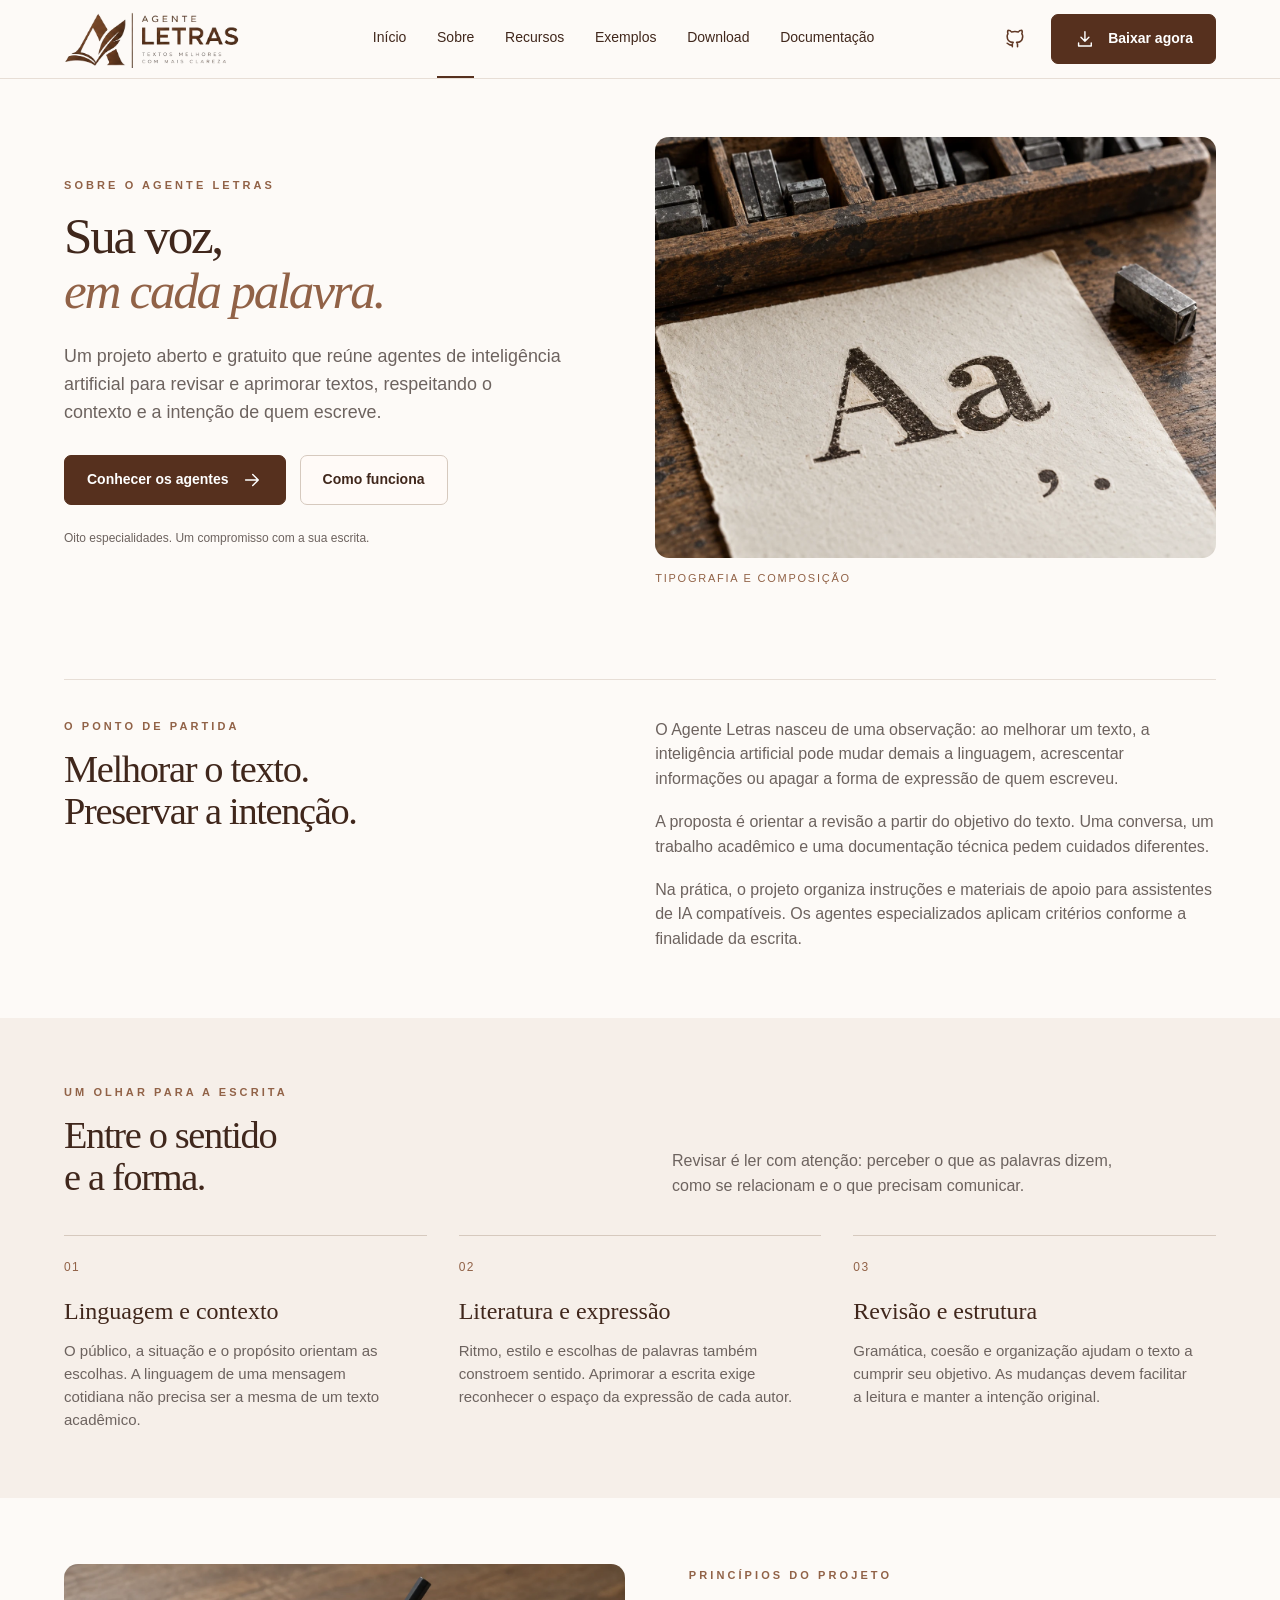
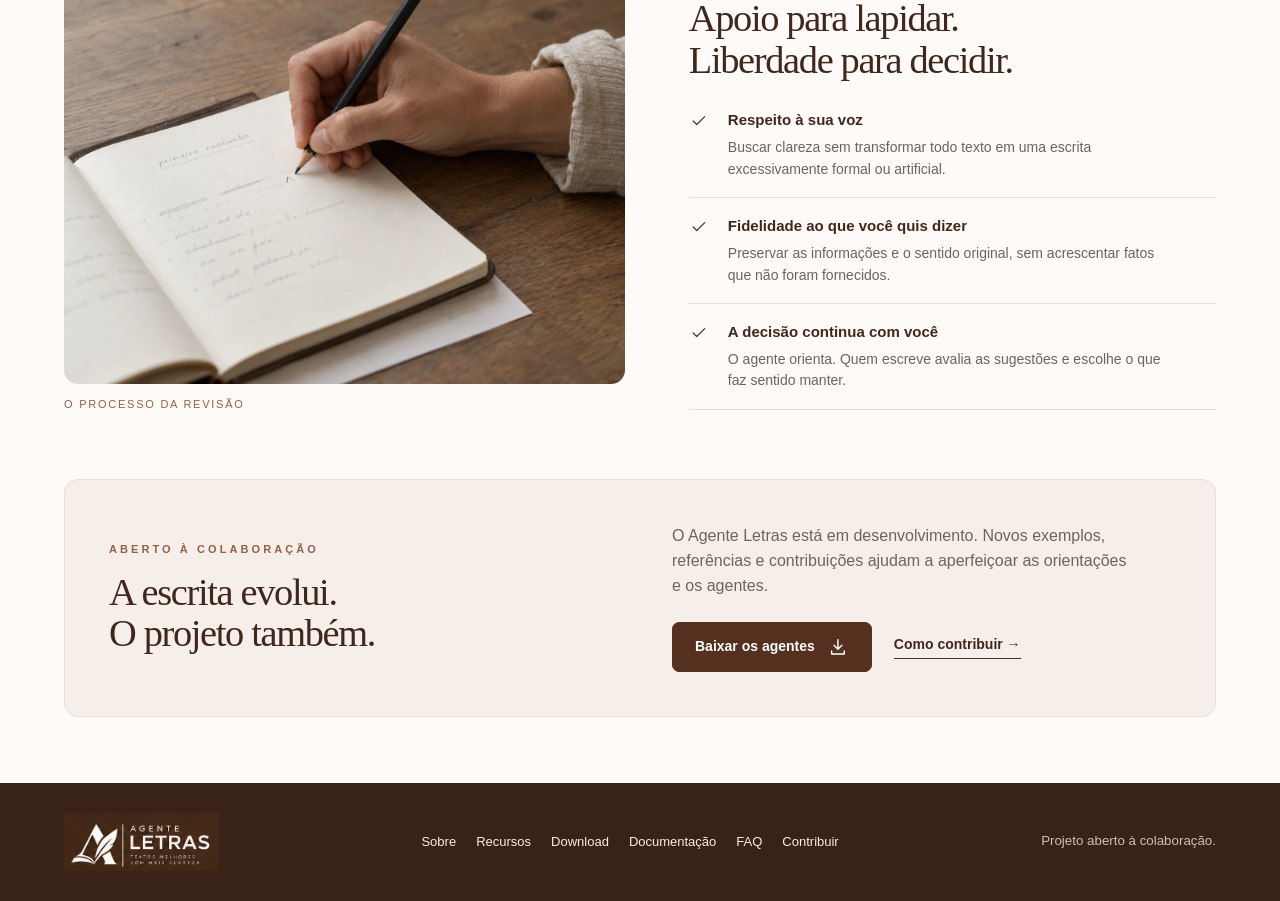
<file: site/sobre.html>
<!doctype html> <!-- Declara HTML5. -->
<html lang="pt-BR"> <!-- Define o idioma do documento. -->
<head> <!-- Início dos metadados. -->
<meta charset="UTF-8"> <!-- Suporta caracteres do português. -->
<meta name="viewport" content="width=device-width, initial-scale=1"> <!-- Adapta a telas pequenas. -->
<meta name="description" content="Conheça a origem e os princípios do Agente Letras: um projeto aberto e gratuito para revisar e aprimorar textos, preservando a voz de quem escreve."> <!-- Descrição para buscadores. -->
<title>Sobre o Agente Letras | Escrita com intenção</title> <!-- Título da aba. -->
<link rel="icon" href="assets/img/brand/logo-simbolo.png" type="image/png"> <!-- Ícone da aba. -->
<link rel="stylesheet" href="css/style.css?v=motion-1"> <!-- Carrega estilos compartilhados. -->
<link rel="stylesheet" href="css/sobre.css">
<script defer src="js/main.js?v=motion-1"></script> <!-- Carrega interações sem bloquear a página. -->
</head> <!-- Fecha metadados. -->
<body class="about-page"> <!-- Inicia o conteúdo. -->
<header class="site-header"> <!-- Cabeçalho fixo. -->
<div class="container header-inner"> <!-- Limita a largura do cabeçalho. -->
<a class="brand" href="index.html" aria-label="Agente Letras — início"><img src="assets/img/brand/logo-horizontal.png" alt="Agente Letras"></a> <!-- Logo PNG recortada do pack visual aprovado. -->
<nav class="main-nav" id="site-nav" aria-label="Navegação principal"><a href="index.html" class="" >Início</a><a href="sobre.html" class="active" aria-current="page">Sobre</a><a href="recursos.html" class="" >Recursos</a><a href="exemplos.html" class="" >Exemplos</a><a href="download.html" class="" >Download</a><a href="documentacao.html" class="" >Documentação</a></nav> <!-- Navegação desktop e mobile. -->
<div class="header-actions"><a class="github-link" href="https://github.com/kevinoliveiraz/agente-letras" target="_blank" rel="noopener noreferrer" aria-label="Abrir repositório do Agente Letras no GitHub"><img class="icon github-icon" src="assets/img/icon-github.svg" alt="" aria-hidden="true"></a><a class="btn btn-primary" href="download.html"><img class="icon icon-light" src="assets/img/icon-download.svg" alt="" aria-hidden="true">Baixar agora</a><button class="menu-toggle" data-menu aria-expanded="false" aria-controls="site-nav" aria-label="Abrir menu"><img class="icon" src="assets/img/icon-menu.svg" alt="" aria-hidden="true"></button></div> <!-- Ações do cabeçalho. -->
</div> <!-- Fecha a largura do cabeçalho. -->
</header> <!-- Fecha cabeçalho. -->
<main id="conteudo">
  <section class="about-hero" aria-labelledby="sobre-titulo">
    <div class="container about-hero-grid">
      <div class="about-hero-copy">
        <p class="eyebrow">Sobre o Agente Letras</p>
        <h1 id="sobre-titulo">Sua voz,<br><em>em cada palavra.</em></h1>
        <p class="lead">Um projeto aberto e gratuito que reúne agentes de inteligência artificial para revisar e aprimorar textos, respeitando o contexto e a intenção de quem escreve.</p>
        <div class="hero-actions">
          <a class="btn btn-primary" href="download.html#agentes">Conhecer os agentes <img class="icon icon-light" src="assets/img/icon-arrow-right.svg" alt="" aria-hidden="true"></a>
          <a class="btn btn-secondary" href="documentacao.html">Como funciona</a>
        </div>
        <p class="about-hero-note">Oito especialidades. Um compromisso com a sua escrita.</p>
      </div>
      <figure>
        <img class="about-cover" src="assets/img/sobre-tipografia-autoral-v2.webp" width="1448" height="1086" alt="Composição de tipos móveis e uma prova tipográfica impressa em papel." fetchpriority="high">
        <figcaption class="about-caption"><span>Tipografia e composição</span></figcaption>
      </figure>
    </div>
  </section>

  <section class="section about-origin" aria-labelledby="origem-titulo">
    <div class="container">
      <div class="about-origin-grid">
        <div>
          <p class="eyebrow">O ponto de partida</p>
          <h2 id="origem-titulo">Melhorar o texto.<br>Preservar a intenção.</h2>
        </div>
        <div class="about-origin-copy">
          <p>O Agente Letras nasceu de uma observação: ao melhorar um texto, a inteligência artificial pode mudar demais a linguagem, acrescentar informações ou apagar a forma de expressão de quem escreveu.</p>
          <p>A proposta é orientar a revisão a partir do objetivo do texto. Uma conversa, um trabalho acadêmico e uma documentação técnica pedem cuidados diferentes.</p>
          <p>Na prática, o projeto organiza instruções e materiais de apoio para assistentes de IA compatíveis. Os agentes especializados aplicam critérios conforme a finalidade da escrita.</p>
        </div>
      </div>
    </div>
  </section>

  <section class="section section-alt about-lens" aria-labelledby="olhar-titulo">
    <div class="container">
      <div class="about-lens-head">
        <div>
          <p class="eyebrow">Um olhar para a escrita</p>
          <h2 id="olhar-titulo">Entre o sentido<br>e a forma.</h2>
        </div>
        <p>Revisar é ler com atenção: perceber o que as palavras dizem, como se relacionam e o que precisam comunicar.</p>
      </div>
      <div class="about-lens-grid">
        <article class="about-lens-item">
          <span class="about-lens-number" aria-hidden="true">01</span>
          <h3>Linguagem e contexto</h3>
          <p>O público, a situação e o propósito orientam as escolhas. A linguagem de uma mensagem cotidiana não precisa ser a mesma de um texto acadêmico.</p>
        </article>
        <article class="about-lens-item">
          <span class="about-lens-number" aria-hidden="true">02</span>
          <h3>Literatura e expressão</h3>
          <p>Ritmo, estilo e escolhas de palavras também constroem sentido. Aprimorar a escrita exige reconhecer o espaço da expressão de cada autor.</p>
        </article>
        <article class="about-lens-item">
          <span class="about-lens-number" aria-hidden="true">03</span>
          <h3>Revisão e estrutura</h3>
          <p>Gramática, coesão e organização ajudam o texto a cumprir seu objetivo. As mudanças devem facilitar a leitura e manter a intenção original.</p>
        </article>
      </div>
    </div>
  </section>

  <section class="section about-care" aria-labelledby="principios-titulo">
    <div class="container about-care-grid">
      <figure>
        <img class="about-cover" src="assets/img/sobre-revisao-autoral-v2.webp" width="1448" height="1086" alt="Detalhe de uma mão revisando um rascunho a lápis em um caderno." loading="lazy" decoding="async">
        <figcaption class="about-caption"><span>O processo da revisão</span></figcaption>
      </figure>
      <div>
        <p class="eyebrow">Princípios do projeto</p>
        <h2 id="principios-titulo">Apoio para lapidar.<br>Liberdade para decidir.</h2>
        <ul class="about-principles">
          <li><img class="icon" src="assets/img/icon-check.svg" alt="" aria-hidden="true"><div><h3>Respeito à sua voz</h3><p>Buscar clareza sem transformar todo texto em uma escrita excessivamente formal ou artificial.</p></div></li>
          <li><img class="icon" src="assets/img/icon-check.svg" alt="" aria-hidden="true"><div><h3>Fidelidade ao que você quis dizer</h3><p>Preservar as informações e o sentido original, sem acrescentar fatos que não foram fornecidos.</p></div></li>
          <li><img class="icon" src="assets/img/icon-check.svg" alt="" aria-hidden="true"><div><h3>A decisão continua com você</h3><p>O agente orienta. Quem escreve avalia as sugestões e escolhe o que faz sentido manter.</p></div></li>
        </ul>
      </div>
    </div>
  </section>

  <section class="about-open" aria-labelledby="aberto-titulo">
    <div class="container">
      <div class="about-open-inner">
        <div><p class="eyebrow">Aberto à colaboração</p><h2 id="aberto-titulo">A escrita evolui.<br>O projeto também.</h2></div>
        <div class="about-open-copy">
          <p>O Agente Letras está em desenvolvimento. Novos exemplos, referências e contribuições ajudam a aperfeiçoar as orientações e os agentes.</p>
          <div class="hero-actions"><a class="btn btn-primary" href="download.html">Baixar os agentes <img class="icon icon-light" src="assets/img/icon-download.svg" alt="" aria-hidden="true"></a><a class="text-link" href="contribuir.html">Como contribuir →</a></div>
        </div>
      </div>
    </div>
  </section>
</main> <!-- Encerra o conteúdo principal. -->
<footer class="site-footer"> <!-- Rodapé compartilhado. -->
<div class="container footer-inner"> <!-- Conteúdo do rodapé. -->
<a href="index.html"><img src="assets/img/brand/logo-clara-fundo-marrom.png" alt="Agente Letras"></a> <!-- Marca em versão clara. -->
<nav aria-label="Links do rodapé"><a href="sobre.html">Sobre</a><a href="recursos.html">Recursos</a><a href="download.html">Download</a><a href="documentacao.html">Documentação</a><a href="faq.html">FAQ</a><a href="contribuir.html">Contribuir</a></nav> <!-- Links úteis. -->
<small>Projeto aberto à colaboração.</small> <!-- Informação institucional. -->
</div> <!-- Fecha rodapé. -->
</footer> <!-- Encerra rodapé. -->
</body> <!-- Fecha corpo. -->
</html> <!-- Fecha documento. -->
</file>
<file: site/css/style.css>
/* Agente Letras — estilos globais; unidades responsivas e paleta centralizada. */
:root { --ink:#40271c; /* Texto principal */ --brown:#56301e; /* Cor de ação */ --muted:#6d635f; /* Texto secundário */ --paper:#fdfaf7; /* Fundo */ --cream:#f6efe9; /* Fundo alternativo */ --line:#e7ded6; /* Divisórias */ --radius:12px; /* Bordas */ --max:1360px; /* Largura máxima */ }
* { box-sizing:border-box; /* Inclui padding na largura */ }
html { scroll-behavior:smooth; /* Suaviza âncoras */ }
body { margin:0; /* Remove margem */ background:var(--paper); /* Define fundo */ color:var(--ink); /* Define cor */ font-family:Arial,Helvetica,sans-serif; /* Tipografia de leitura */ line-height:1.55; /* Entrelinhas */ }
a { color:inherit; /* Herda cor */ text-decoration:none; /* Remove sublinhado */ }
button { font:inherit; /* Herda fonte */ cursor:pointer; /* Indica interação */ }
img { max-width:100%; /* Evita transbordamento */ display:block; /* Remove espaço inline */ }
.container { max-width:var(--max); /* Limita conteúdo */ margin:auto; /* Centraliza */ padding-inline:clamp(20px,5vw,78px); /* Respiro lateral */ }
.site-header { background:rgba(253,250,247,.96); /* Fundo suave */ border-bottom:1px solid var(--line); /* Separador */ position:sticky; /* Mantém visível */ top:0; /* Alinha topo */ z-index:30; /* Acima dos cards */ }
.header-inner { display:flex; /* Alinha itens */ align-items:center; /* Centraliza vertical */ justify-content:space-between; /* Distribui */ gap:24px; /* Espaçamento */ min-height:78px; /* Altura */ }
.brand { display:flex; /* Marca flexível */ align-items:center; /* Alinha marca */ flex-shrink:0; /* Evita comprimir */ }
.brand img { width:180px; /* Dimensão da marca */ height:auto; /* Preserva proporção */ }
.main-nav { display:flex; /* Navegação horizontal */ gap:clamp(13px,2.4vw,36px); /* Espaçamento */ align-items:center; /* Alinha links */ }
.main-nav a { font-size:14px; /* Tamanho legível */ padding:27px 0; /* Área de clique */ border-bottom:2px solid transparent; /* Reserva linha */ }
.main-nav a:hover,.main-nav a.active { border-color:var(--brown); /* Estado ativo */ }
.header-actions { display:flex; /* Ações lado a lado */ align-items:center; /* Alinha */ gap:24px; /* Distância */ }
.github-link { font-size:22px; /* Ícone */ font-weight:bold; /* Contraste */ }
.btn { display:inline-flex; /* Botão flex */ align-items:center; /* Centraliza */ justify-content:center; /* Centraliza */ gap:12px; /* Espaço do ícone */ padding:13px 22px; /* Área de clique */ border-radius:7px; /* Raio discreto */ border:1px solid var(--brown); /* Contorno */ font-size:14px; /* Texto */ font-weight:600; /* Destaque */ transition:transform .2s,background .2s; /* Interação */ }
.btn:hover { transform:translateY(-2px); /* Feedback */ }
.btn-primary { color:#fff; /* Texto claro */ background:var(--brown); /* Botão principal */ }
.header-actions .btn-primary:hover,.header-actions .btn-primary:focus-visible { background:#75472f; /* Tom marrom mais claro no hover e no foco por teclado. */ border-color:#75472f; }
.btn-secondary { background:#fffaf7; /* Botão secundário */ color:var(--ink); /* Texto */ border-color:#d6c9be; /* Contorno leve */ }
.btn-small { padding:10px 18px; /* Botão compacto */ }
.icon { width:22px; /* Tamanho */ height:22px; /* Tamanho */ object-fit:contain; /* Mantém forma */ }
.icon-light { filter:brightness(0) invert(1); /* Ícone branco */ }
.menu-toggle { display:none; /* Esconde no desktop */ background:none; /* Sem fundo */ border:0; /* Sem borda */ }
.hero { background:var(--paper); /* Une o fundo claro à transição da imagem. */ overflow:hidden; /* Contém a imagem na largura da página. */ }
.hero-inner { display:grid; /* Colunas */ grid-template-columns:46% 54%; /* Texto e visual */ align-items:center; /* Centraliza */ min-height:420px; /* Altura do hero */ }
.hero-visual {
  position:relative;
  align-self:stretch;
  min-width:0;
  aspect-ratio:3 / 2;
  margin-right:calc(-1 * clamp(20px,5vw,78px) - max(0px,(100vw - var(--max)) / 2)); /* Estende a imagem até a borda direita, além do container. */
}
.hero-visual::after {
  content:"";
  position:absolute;
  inset:0 auto 0 0;
  width:22%; /* Suaviza apenas a lateral esquerda da imagem. */
  background:linear-gradient(90deg,var(--paper),rgba(253,250,247,0));
  pointer-events:none;
}
.hero-copy { padding:48px 0; /* Respiro */ position:relative; /* Acima da imagem */ z-index:1; /* Prioridade */ }
.eyebrow { color:#916247; /* Identificador */ letter-spacing:.28em; /* Espaçamento editorial */ text-transform:uppercase; /* Caixa alta */ font-size:11px; /* Discreto */ font-weight:700; /* Contraste */ margin:0 0 14px; /* Separação */ }
h1,h2,h3 { font-family:Georgia,'Times New Roman',serif; /* Tipografia editorial */ font-weight:500; /* Peso clássico */ line-height:1.09; /* Altura compacta */ margin:0; /* Remove margem */ }
h1 { font-size:clamp(40px,4vw,62px); /* Hero responsivo */ letter-spacing:-.045em; /* Ajuste fino */ }
h2 { font-size:clamp(30px,3vw,43px); /* Seção */ letter-spacing:-.035em; /* Ajuste */ }
h3 { font-size:24px; /* Subtítulo */ }
.lead { font-size:clamp(16px,1.4vw,19px); /* Texto principal */ color:var(--muted); /* Hierarquia */ max-width:600px; /* Linha confortável */ margin:18px 0 26px; /* Espaçamento */ }
.hero-actions { display:flex; /* Botões em linha */ flex-wrap:wrap; /* Quebra responsiva */ gap:14px; /* Separação */ }
.hero-art { position:absolute; /* Preenche a área visual. */ inset:0; width:100%; height:100%; max-width:none; margin:0; object-fit:cover; /* Preserva a proporção. */ object-position:center; border-radius:0; }
.feature-strip { border-block:1px solid var(--line); /* Linhas de separação */ background:#fffdfb; /* Fundo */ }
.feature-grid { display:grid; /* Quatro colunas */ grid-template-columns:repeat(4,1fr); /* Distribuição */ padding-block:24px; /* Altura */ gap:0; /* Usa bordas */ }
.feature { display:flex; /* Ícone e texto */ align-items:flex-start; /* Alinha topo */ gap:16px; /* Respiro */ padding:0 22px; /* Espaço interno */ border-right:1px solid var(--line); /* Separador */ }
.feature:first-child { padding-left:0; /* Alinha grade */ }
.feature:last-child { border-right:0; /* Sem borda final */ }
.feature strong { display:block; /* Nova linha */ font-size:14px; /* Título */ }
.feature p { margin:3px 0 0; /* Distância */ font-size:13px; /* Descrição */ color:var(--muted); /* Secundário */ }
.section { padding-block:66px; /* Espaço vertical */ }
.section-alt { background:var(--cream); /* Contraste suave */ }
.section-head { margin-bottom:28px; /* Separação */ }
.section-head p:not(.eyebrow) { color:var(--muted); /* Secundário */ max-width:620px; /* Linha */ }
.catalog-layout { display:grid; /* Texto + catálogo */ grid-template-columns:29% 1fr; /* Proporção */ gap:44px; /* Espaçamento */ }
.catalog-intro p:not(.eyebrow) { color:var(--muted); /* Descrição */ margin:18px 0; /* Espaço */ }
.agent-grid { display:grid; /* Cards */ grid-template-columns:repeat(5,minmax(0,1fr)); /* Cinco cards */ gap:12px; /* Distância */ }
.agent-card { min-height:208px; /* Altura uniforme */ display:flex; /* Conteúdo vertical */ flex-direction:column; /* Empilha */ padding:20px 17px; /* Respiro */ border:1px solid var(--line); /* Borda fina */ border-radius:var(--radius); /* Raio */ background:#fffdfb; /* Fundo */ transition:transform .2s,border-color .2s; /* Interação */ }
.agent-card:hover { transform:translateY(-4px); /* Elevação */ border-color:#b9a495; /* Foco */ }
.agent-card h3 { font-size:19px; /* Título */ margin:12px 0 7px; /* Espaço */ }
.agent-card p { font-size:13px; /* Descrição */ color:var(--muted); /* Contraste */ margin:0 0 18px; /* Distância */ }
.agent-card .arrow { margin-top:auto; /* Alinha ao fundo */ color:var(--brown); /* Destaque */ font-size:24px; /* Ícone textual */ }
.agent-card .icon { width:27px; /* Ícone de categoria */ height:27px; /* Altura */ }
.text-link { display:inline-block; /* Link destacado */ border-bottom:1px solid var(--brown); /* Sublinhado */ padding-bottom:3px; /* Espaço */ font-size:14px; /* Tamanho */ font-weight:600; /* Contraste */ }
.split-section { display:grid; /* Duas colunas */ grid-template-columns:1fr 1fr; /* Igualdade */ align-items:center; /* Centro */ gap:48px; /* Respiro */ }
.split-section p { color:var(--muted); /* Descrição */ max-width:580px; /* Linha */ }
.visual-panel { background:#ead9cb; /* Fundo de imagem */ border-radius:14px; /* Cantos */ overflow:hidden; /* Recorte */ }
.visual-panel img { width:100%; /* Ocupa */ }
.home-page .visual-panel img { aspect-ratio:700 / 430; object-fit:cover; /* Mantém o tamanho do quadro ao trocar a imagem. */ }
.values-grid { display:grid; /* Colunas */ grid-template-columns:repeat(4,1fr); /* Quatro */ gap:18px; /* Espaço */ }
.value-card { padding:24px; /* Respiro */ border:1px solid var(--line); /* Borda */ border-radius:12px; /* Cantos */ background:#fffdfb; /* Fundo */ }
.value-card h3 { margin:10px 0; /* Espaçamento */ font-size:21px; /* Título */ }
.value-card p { color:var(--muted); /* Descrição */ font-size:14px; /* Tamanho */ }
.page-intro { padding:58px 0 34px; /* Cabeçalho da página */ }
.page-intro p:not(.eyebrow) { color:var(--muted); /* Texto */ max-width:720px; /* Limite */ }
.prose { max-width:760px; /* Largura de leitura */ }
.prose p,.prose li { color:var(--muted); /* Texto */ font-size:16px; /* Legibilidade */ }
.prose h2 { margin:32px 0 15px; /* Seção */ }
.steps { counter-reset:step; /* Contador */ display:grid; /* Grade */ gap:14px; /* Distância */ }
.step { display:flex; /* Número e conteúdo */ gap:16px; /* Espaçamento */ background:#fff; /* Fundo */ border:1px solid var(--line); /* Borda */ border-radius:10px; /* Cantos */ padding:20px; /* Respiro */ }
.step-number { display:grid; /* Centro */ place-items:center; /* Centro */ flex:0 0 32px; /* Largura */ height:32px; /* Altura */ border-radius:50%; /* Circular */ background:var(--brown); /* Fundo */ color:#fff; /* Texto */ }
.step p { margin:5px 0 0; /* Distância */ color:var(--muted); /* Texto */ }
.tabs { display:flex; /* Opções */ flex-wrap:wrap; /* Quebra */ gap:8px; /* Espaço */ margin-bottom:22px; /* Separação */ }
.tab { padding:9px 15px; /* Clique */ border:1px solid var(--line); /* Borda */ border-radius:7px; /* Cantos */ background:#fff; /* Fundo */ }
.tab[aria-selected="true"] { background:var(--brown); /* Selecionado */ color:#fff; /* Texto */ }
.compare { display:grid; /* Antes e depois */ grid-template-columns:1fr 1fr; /* Colunas */ gap:20px; /* Distância */ }
.compare article { border:1px solid var(--line); /* Contorno */ padding:25px; /* Respiro */ border-radius:12px; /* Cantos */ background:#fff; /* Fundo */ }
.compare p { color:var(--muted); /* Texto */ }
.notice { background:#f7ede4; /* Aviso suave */ border-left:3px solid var(--brown); /* Marcador */ padding:16px 20px; /* Espaço */ border-radius:4px; /* Cantos */ color:#5b4032; /* Texto */ }
.download-box { display:grid; /* Texto e ação */ grid-template-columns:1fr auto; /* Proporção */ align-items:center; /* Alinha */ gap:22px; /* Espaço */ padding:32px; /* Respiro */ background:var(--brown); /* Fundo */ color:#fff; /* Texto */ border-radius:14px; /* Cantos */ }
.download-box p { color:#e5d7cc; /* Texto secundário */ }
.download-box .btn { background:#fff; /* Botão branco */ color:var(--brown); /* Texto */ border-color:#fff; /* Borda */ }
.download-box .btn[aria-disabled="true"] { opacity:.65; /* Estado inativo */ cursor:not-allowed; /* Bloqueio */ }
.faq details { border-bottom:1px solid var(--line); /* Separador */ padding:19px 0; /* Altura */ }
.faq summary { cursor:pointer; /* Interativo */ font-weight:600; /* Destaque */ }
.faq p { color:var(--muted); /* Resposta */ }
.site-footer { background:#392319; /* Rodapé */ color:#f6ede5; /* Texto */ padding:30px 0; /* Espaçamento */ }
.footer-inner { display:flex; /* Itens */ align-items:center; /* Centro */ justify-content:space-between; /* Distribui */ gap:25px; /* Distância */ flex-wrap:wrap; /* Quebra */ }
.footer-inner img { width:155px; /* Logo */ }
.footer-inner nav { display:flex; /* Links */ flex-wrap:wrap; /* Quebra */ gap:20px; /* Espaço */ font-size:13px; /* Texto */ }
.footer-inner small { color:#d2beb1; /* Informação */ }
@media(max-width:1100px) { .main-nav { gap:13px; /* Compacta */ } .main-nav a { font-size:12px; /* Reduz */ } .agent-grid { grid-template-columns:repeat(3,1fr); /* Três cards */ } .catalog-layout { grid-template-columns:1fr; /* Empilha */ } }
@media(max-width:760px) { .header-inner { min-height:70px; /* Altura mobile */ } .brand img { width:150px; /* Marca menor */ } .menu-toggle { display:block; /* Mostra menu */ } .main-nav { display:none; /* Oculta links */ position:absolute; /* Sobre conteúdo */ top:70px; /* Abaixo do header */ left:0; /* Alinha */ right:0; /* Preenche */ padding:18px 24px; /* Respiro */ background:var(--paper); /* Fundo */ flex-direction:column; /* Empilha */ align-items:stretch; /* Ocupa largura */ box-shadow:0 14px 25px #0001; /* Elevação */ } .main-nav.is-open { display:flex; /* Menu aberto */ } .main-nav a { padding:7px 0; /* Clique */ font-size:15px; /* Texto */ } .header-actions { gap:12px; /* Compacta */ } .header-actions .btn { display:none; /* CTA fica no hero */ } .hero-inner { grid-template-columns:1fr; /* Coluna única */ } .hero-copy { padding:45px 0 22px; /* Respiro */ } .hero-art { width:100%; /* Ocupa tela */ margin:0; /* Alinha */ } .feature-grid { grid-template-columns:repeat(2,1fr); /* Duas colunas */ row-gap:24px; /* Linhas */ } .feature:nth-child(2) { border:0; /* Remove divisória */ } .feature:nth-child(3) { padding-left:0; /* Alinha */ } .section { padding-block:45px; /* Menos altura */ } .agent-grid { grid-template-columns:repeat(2,1fr); /* Dois cards */ } .split-section,.compare,.download-box { grid-template-columns:1fr; /* Empilha */ } .values-grid { grid-template-columns:repeat(2,1fr); /* Dois cards */ } }
@media(max-width:420px) { .agent-grid,.values-grid,.feature-grid { grid-template-columns:1fr; /* Uma coluna */ } .feature { border:0; /* Remove bordas */ padding:0; /* Alinha */ } h1 { font-size:40px; /* Ajusta título */ } .btn { width:100%; /* CTA cheio */ } .hero-actions { flex-direction:column; /* Empilha botões */ } }

/* Mantém a marca original legível no rodapé marrom; PNG extraído do pack fornecido. */
.site-footer .footer-inner > a img { object-fit: contain; }

/* Ajuste v2: ícone GitHub em vez da sigla GH; preserva o layout aprovado. */
.github-link { display:inline-flex; /* Alinha o ícone. */ align-items:center; /* Centraliza verticalmente. */ justify-content:center; /* Centraliza horizontalmente. */ }
.github-icon { width:24px; /* Dimensão do ícone. */ height:24px; /* Mantém proporção. */ }

/* Na coluna única, a transição acompanha a divisão horizontal entre texto e imagem. */
@media(max-width:760px) {
  .hero-visual { margin-inline:calc(-1 * clamp(20px,5vw,78px)); }
  .hero-visual::after {
    inset:0 0 auto;
    width:100%;
    height:18%;
    background:linear-gradient(180deg,var(--paper),rgba(253,250,247,0));
  }
}

/* Movimento contínuo apenas no catálogo da página inicial. */
.agent-carousel { min-width:0; align-self:start; position:relative; display:flex; flex-direction:column; }
.agent-carousel-window { flex:0 0 auto; display:flex; min-width:0; overflow:hidden; padding-block:6px; margin-block:-6px; }
.agent-carousel-window > .agent-grid { width:100%; }
.agent-carousel.is-ready .agent-carousel-window {
  mask-image:linear-gradient(90deg,transparent,#000 18px,#000 calc(100% - 18px),transparent);
}
.agent-carousel.is-ready .agent-grid {
  display:flex;
  animation:agents-marquee var(--carousel-duration,32s) linear infinite;
  will-change:transform;
}
.agent-carousel.is-ready .agent-card { flex:0 0 calc((100% - 48px) / 5); }
.agent-carousel.is-ready .agent-carousel-window:focus-within { overflow-x:auto; mask-image:none; }
.agent-carousel.is-ready .agent-grid:focus-within { animation:none; transform:none; }
@keyframes agents-marquee {
  to { transform:translateX(calc(-1 * var(--carousel-distance,0px))); }
}
@media(hover:hover) {
  .agent-carousel .agent-carousel-window:hover .agent-grid { animation-play-state:paused; }
}
@media(max-width:1100px) {
  .agent-carousel.is-ready .agent-card { flex-basis:calc((100% - 24px) / 3); }
}
@media(max-width:760px) {
  .agent-carousel.is-ready .agent-card { flex-basis:calc((100% - 12px) / 2); }
}
@media(max-width:420px) {
  .agent-carousel.is-ready .agent-card { flex-basis:82%; }
}
@media(prefers-reduced-motion:reduce) {
  .agent-carousel.is-ready .agent-carousel-window { mask-image:none; }
  .agent-carousel.is-ready .agent-grid { display:grid; animation:none; transform:none; will-change:auto; }
  .agent-carousel [data-carousel-clone] { display:none; }
}

/* Realces suaves com ampliação visual, preservando o espaço ocupado no layout. */
.home-page :is(h1,h2,h3,p,strong,small) { transform-origin:center; transition:color .2s ease,transform .24s ease; }
.home-page a:not(.btn) { transform-origin:center; transition:color .2s ease,border-color .2s ease,transform .24s ease; }
.home-page .btn { transition:transform .2s ease,background-color .2s ease,border-color .2s ease,color .2s ease; }
.home-page .agent-card { transition:transform .2s ease,border-color .2s ease,background-color .2s ease; }
.home-page .agent-card .arrow { transition:color .2s ease,transform .2s ease; }
.home-page .github-link { transition:opacity .2s ease; }
.home-page .site-footer nav a {
  background-image:linear-gradient(currentColor,currentColor);
  background-repeat:no-repeat;
  background-position:0 100%;
  background-size:0% 1px;
  transition:color .2s ease,background-size .2s ease,transform .24s ease;
}
.home-page .main-nav a:focus-visible { color:#916247; border-color:#916247; transform:translateY(-.75px) scale(1.035); }
.home-page .text-link:focus-visible { color:#916247; border-color:#916247; transform:translateX(1.5px) scale(1.035); }
.home-page .btn-primary:focus-visible { background:#75472f; border-color:#75472f; transform:translateY(-2px) scale(1.03); }
.home-page .btn-secondary:focus-visible { background:var(--cream); border-color:#b9a495; color:var(--brown); transform:translateY(-2px) scale(1.03); }
.home-page .agent-card:focus-within { background:#fffaf5; border-color:#b9a495; }
.home-page .agent-card:focus-within h3 { color:var(--brown); }
.home-page .agent-card .arrow:focus-visible { color:#916247; transform:translateX(3px) scale(1.05); }
.home-page .site-footer nav a:focus-visible { color:#fff7ee; background-size:100% 1px; transform:translateY(-.25px) scale(1.035); }
@media(hover:hover) and (pointer:fine) {
  .home-page :is(h1,h2,h3,p,strong,small):hover { color:var(--brown); transform:translateX(1.5px) scale(1.03); }
  .home-page :is(h1,h2,h3):hover { transform:translateX(1.5px) scale(1.04); }
  .home-page .site-footer small:hover { color:#fff7ee; }
  .home-page .main-nav a:hover { color:#916247; border-color:#916247; transform:translateY(-.75px) scale(1.035); }
  .home-page .text-link:hover { color:#916247; border-color:#916247; transform:translateX(1.5px) scale(1.035); }
  .home-page .btn-primary:hover { background:#75472f; border-color:#75472f; transform:translateY(-2px) scale(1.03); }
  .home-page .btn-secondary:hover { background:var(--cream); border-color:#b9a495; color:var(--brown); transform:translateY(-2px) scale(1.03); }
  .home-page .agent-card:hover { background:#fffaf5; }
  .home-page .agent-card:hover :is(h3,p) { color:var(--brown); }
  .home-page .agent-card .arrow:hover { color:#916247; transform:translateX(3px) scale(1.05); }
  .home-page .site-footer nav a:hover { color:#fff7ee; background-size:100% 1px; transform:translateY(-.25px) scale(1.035); }
  .home-page .github-link:hover { opacity:.75; }
}
@media(prefers-reduced-motion:reduce) {
  .home-page :is(h1,h2,h3,p,strong,small,a,.agent-card) { transition:none !important; }
  .home-page :is(h1,h2,h3,p,strong,small,a,.agent-card) { transform:none !important; }
}

/* Transições consistentes nas páginas internas, sem alterar o espaço dos elementos. */
body:not(.home-page) main :is(h1,h2,h3,p) {
  transform-origin:left center;
  transition:transform .22s ease;
}
body:not(.home-page) :is(.btn,.text-link,.tab,.main-nav a,.github-link,.menu-toggle) {
  transition:transform .22s ease,background-color .2s ease,border-color .2s ease,color .2s ease,opacity .2s ease;
}
body:not(.home-page) :is(.agent-card,.value-card,.step) {
  transition:transform .22s ease,border-color .22s ease,background-color .22s ease;
}
body:not(.home-page) .agent-card .arrow { transition:transform .22s ease,color .2s ease; }
body:not(.home-page) :is(a,button,summary):focus-visible {
  outline:2px solid #916247;
  outline-offset:5px;
}
body:not(.home-page) .main-nav a:focus-visible { color:#916247; border-color:#916247; }
body:not(.home-page) .btn-primary:focus-visible { background:#75472f; border-color:#75472f; }
body:not(.home-page) .btn-secondary:focus-visible { background:var(--cream); border-color:#b9a495; }
body:not(.home-page) .text-link:focus-visible { color:#916247; }
body:not(.home-page) .tab:focus-visible { border-color:#916247; }
body:not(.home-page) .agent-card:focus-within { background:#fffaf5; border-color:#b9a495; }
body:not(.home-page) .site-footer nav a {
  background-image:linear-gradient(currentColor,currentColor);
  background-repeat:no-repeat;
  background-position:0 100%;
  background-size:0% 1px;
  transition:color .2s ease,background-size .22s ease,transform .22s ease;
}
body:not(.home-page) .site-footer nav a:focus-visible { color:#fff7ee; background-size:100% 1px; }
body:not(.home-page) .site-footer a:focus-visible { outline-color:#f6ede5; }
body:not(.home-page) .faq details { transition:border-color .22s ease; }
body:not(.home-page) .faq summary { transition:color .2s ease,transform .22s ease; }
body:not(.home-page) .faq details[open] { border-color:#b9a495; }
body:not(.home-page) .faq details[open] > summary { color:var(--brown); }
body:not(.home-page) .faq details[open] > :not(summary) { animation:faq-answer-enter .26s ease-out; }
@keyframes faq-answer-enter {
  from { opacity:0; transform:translateY(5px); }
  to { opacity:1; transform:none; }
}
@media(hover:hover) and (pointer:fine) {
  body:not(.home-page) main :is(h1,h2,h3,p):hover { transform:translateX(1px) scale(1.018); }
  body:not(.home-page) main :is(h1,h2,h3):hover { transform:translateX(1px) scale(1.025); }
  body:not(.home-page) .btn:hover { transform:translateY(-2px) scale(1.02); }
  body:not(.home-page) .btn-primary:hover { background:#75472f; border-color:#75472f; }
  body:not(.home-page) .btn-secondary:hover { background:var(--cream); border-color:#b9a495; }
  body:not(.home-page) .text-link:hover { color:#916247; transform:translateX(2px); }
  body:not(.home-page) .main-nav a:hover { color:#916247; transform:translateY(-1px); }
  body:not(.home-page) .github-link:hover { opacity:.72; transform:translateY(-1px); }
  body:not(.home-page) .menu-toggle:hover { transform:translateY(-1px); }
  body:not(.home-page) :is(.agent-card,.value-card):hover { transform:translateY(-3px); border-color:#b9a495; background:#fffaf5; }
  body:not(.home-page) .step:hover { transform:translateX(3px); border-color:#b9a495; }
  body:not(.home-page) .agent-card .arrow:hover { transform:translateX(3px); color:#916247; }
  body:not(.home-page) .tab:hover { transform:translateY(-1px); border-color:#b9a495; }
  body:not(.home-page) .tab:not([aria-selected="true"]):hover { background:var(--cream); }
  body:not(.home-page) .faq summary:hover { color:#916247; transform:translateX(2px); }
  body:not(.home-page) .site-footer nav a:hover { color:#fff7ee; background-size:100% 1px; transform:translateY(-1px); }
}
@media(max-width:760px) and (prefers-reduced-motion:no-preference) {
  body:not(.home-page) .main-nav {
    display:flex;
    visibility:hidden;
    opacity:0;
    transform:translateY(-6px);
    pointer-events:none;
    transition:opacity .18s ease,transform .18s ease,visibility 0s linear .18s;
  }
  body:not(.home-page) .main-nav.is-open {
    visibility:visible;
    opacity:1;
    transform:none;
    pointer-events:auto;
    transition-delay:0s;
  }
}
@media(prefers-reduced-motion:reduce) {
  html { scroll-behavior:auto; }
  body:not(.home-page) *,body:not(.home-page) *::before,body:not(.home-page) *::after {
    animation:none !important;
    transition:none !important;
  }
  body:not(.home-page) :is(h1,h2,h3,p,a,button,.agent-card,.value-card,.step,summary) { transform:none !important; }
}
</file>
<file: site/css/sobre.css>
/* Página Sobre: linguagem editorial com os mesmos tokens e fontes do site. */
.about-page main { overflow:hidden; }
.about-page figure { margin:0; min-width:0; }
.about-page a:focus-visible { outline:2px solid #916247; outline-offset:5px; }
.about-hero { padding-block:58px 48px; }
.about-hero-grid { display:grid; grid-template-columns:minmax(0,.94fr) minmax(0,1fr); align-items:center; gap:64px; }
.about-hero h1 { max-width:560px; }
.about-hero h1 em { color:#916247; font-weight:inherit; }
.about-hero .lead { max-width:500px; margin-block:24px 28px; }
.about-hero-note { margin:24px 0 0; font-size:12px; color:var(--muted); }
.about-cover { display:block; width:100%; height:auto; aspect-ratio:4 / 3; object-fit:cover; border-radius:14px; background:var(--cream); }
.about-caption { display:flex; justify-content:space-between; gap:20px; margin-top:12px; font-size:11px; color:var(--muted); }
.about-caption span:first-child { color:#916247; letter-spacing:.16em; text-transform:uppercase; }
.about-origin { padding-top:44px; }
.about-origin-grid { display:grid; grid-template-columns:minmax(0,.94fr) minmax(0,1fr); gap:64px; align-items:start; padding-top:38px; border-top:1px solid var(--line); }
.about-origin h2 { max-width:470px; }
.about-origin-copy p { margin:0 0 18px; color:var(--muted); max-width:560px; }
.about-origin-copy p:last-child { margin-bottom:0; }
.about-lens-head { display:grid; grid-template-columns:1fr 1fr; gap:64px; align-items:end; margin-bottom:36px; }
.about-lens-head > p { margin:0; max-width:460px; color:var(--muted); }
.about-lens-grid { display:grid; grid-template-columns:repeat(3,minmax(0,1fr)); gap:32px; }
.about-lens-item { border-top:1px solid #d6c9be; padding-top:22px; }
.about-lens-number { display:block; color:#916247; font-size:12px; letter-spacing:.12em; margin-bottom:22px; }
.about-lens-item h3 { font-size:24px; }
.about-lens-item p { margin:14px 0 0; color:var(--muted); font-size:15px; max-width:345px; }
.about-care-grid { display:grid; grid-template-columns:minmax(0,1fr) minmax(0,.94fr); gap:64px; align-items:center; }
.about-care .about-cover { aspect-ratio:4 / 3; }
.about-care h2 { max-width:460px; }
.about-principles { list-style:none; margin:28px 0 0; padding:0; }
.about-principles li { display:grid; grid-template-columns:25px minmax(0,1fr); gap:14px; padding-block:17px; border-bottom:1px solid var(--line); }
.about-principles li:first-child { padding-top:0; }
.about-principles .icon { width:20px; height:20px; margin-top:2px; }
.about-principles h3 { font:600 15px/1.5 Arial,Helvetica,sans-serif; }
.about-principles p { margin:5px 0 0; color:var(--muted); font-size:14px; max-width:435px; }
.about-open { padding-bottom:66px; }
.about-open-inner { display:grid; grid-template-columns:minmax(0,1fr) minmax(0,1fr); align-items:center; gap:64px; background:var(--cream); padding:44px; border:1px solid var(--line); border-radius:14px; }
.about-open h2 { max-width:450px; }
.about-open-copy > p { margin:0 0 23px; color:var(--muted); max-width:465px; }
.about-open .hero-actions { align-items:center; gap:22px; }
.about-page .text-link { transition:color .2s ease,transform .2s ease; }
@media(hover:hover) and (pointer:fine) {
  .about-page .text-link:hover { color:#916247; transform:translateX(2px); }
  .about-page .btn-primary:hover { background:#75472f; border-color:#75472f; }
  .about-page .btn-secondary:hover { background:var(--cream); border-color:#b9a495; }
}
@media(max-width:1100px) {
  .about-hero-grid,.about-origin-grid,.about-lens-head,.about-care-grid,.about-open-inner { gap:36px; }
  .about-lens-grid { gap:24px; }
  .about-open-inner { padding:32px; }
}
@media(max-width:760px) {
  .about-hero { padding-block:40px 0; }
  .about-hero-grid,.about-origin-grid,.about-lens-head,.about-care-grid,.about-open-inner { grid-template-columns:minmax(0,1fr); gap:32px; }
  .about-hero-copy { max-width:580px; }
  .about-hero .lead { max-width:580px; margin-top:20px; }
  .about-hero-note { margin-top:20px; }
  .about-caption { gap:12px; font-size:10px; }
  .about-origin { padding-top:40px; }
  .about-origin-grid { padding-top:32px; gap:24px; }
  .about-lens-head { gap:20px; margin-bottom:30px; }
  .about-lens-grid { grid-template-columns:minmax(0,1fr); gap:28px; }
  .about-lens-item { display:grid; grid-template-columns:30px minmax(0,1fr); column-gap:14px; padding-top:20px; }
  .about-lens-number { grid-row:1 / 3; margin:5px 0 0; }
  .about-lens-item p { max-width:none; margin-top:10px; }
  .about-care .about-cover { aspect-ratio:4 / 3; }
  .about-open { padding-bottom:45px; }
  .about-open-inner { padding:28px 24px; gap:24px; }
}
@media(prefers-reduced-motion:reduce) {
  .about-page :is(.btn,.text-link) { transition:none; transform:none; }
}
</file>
